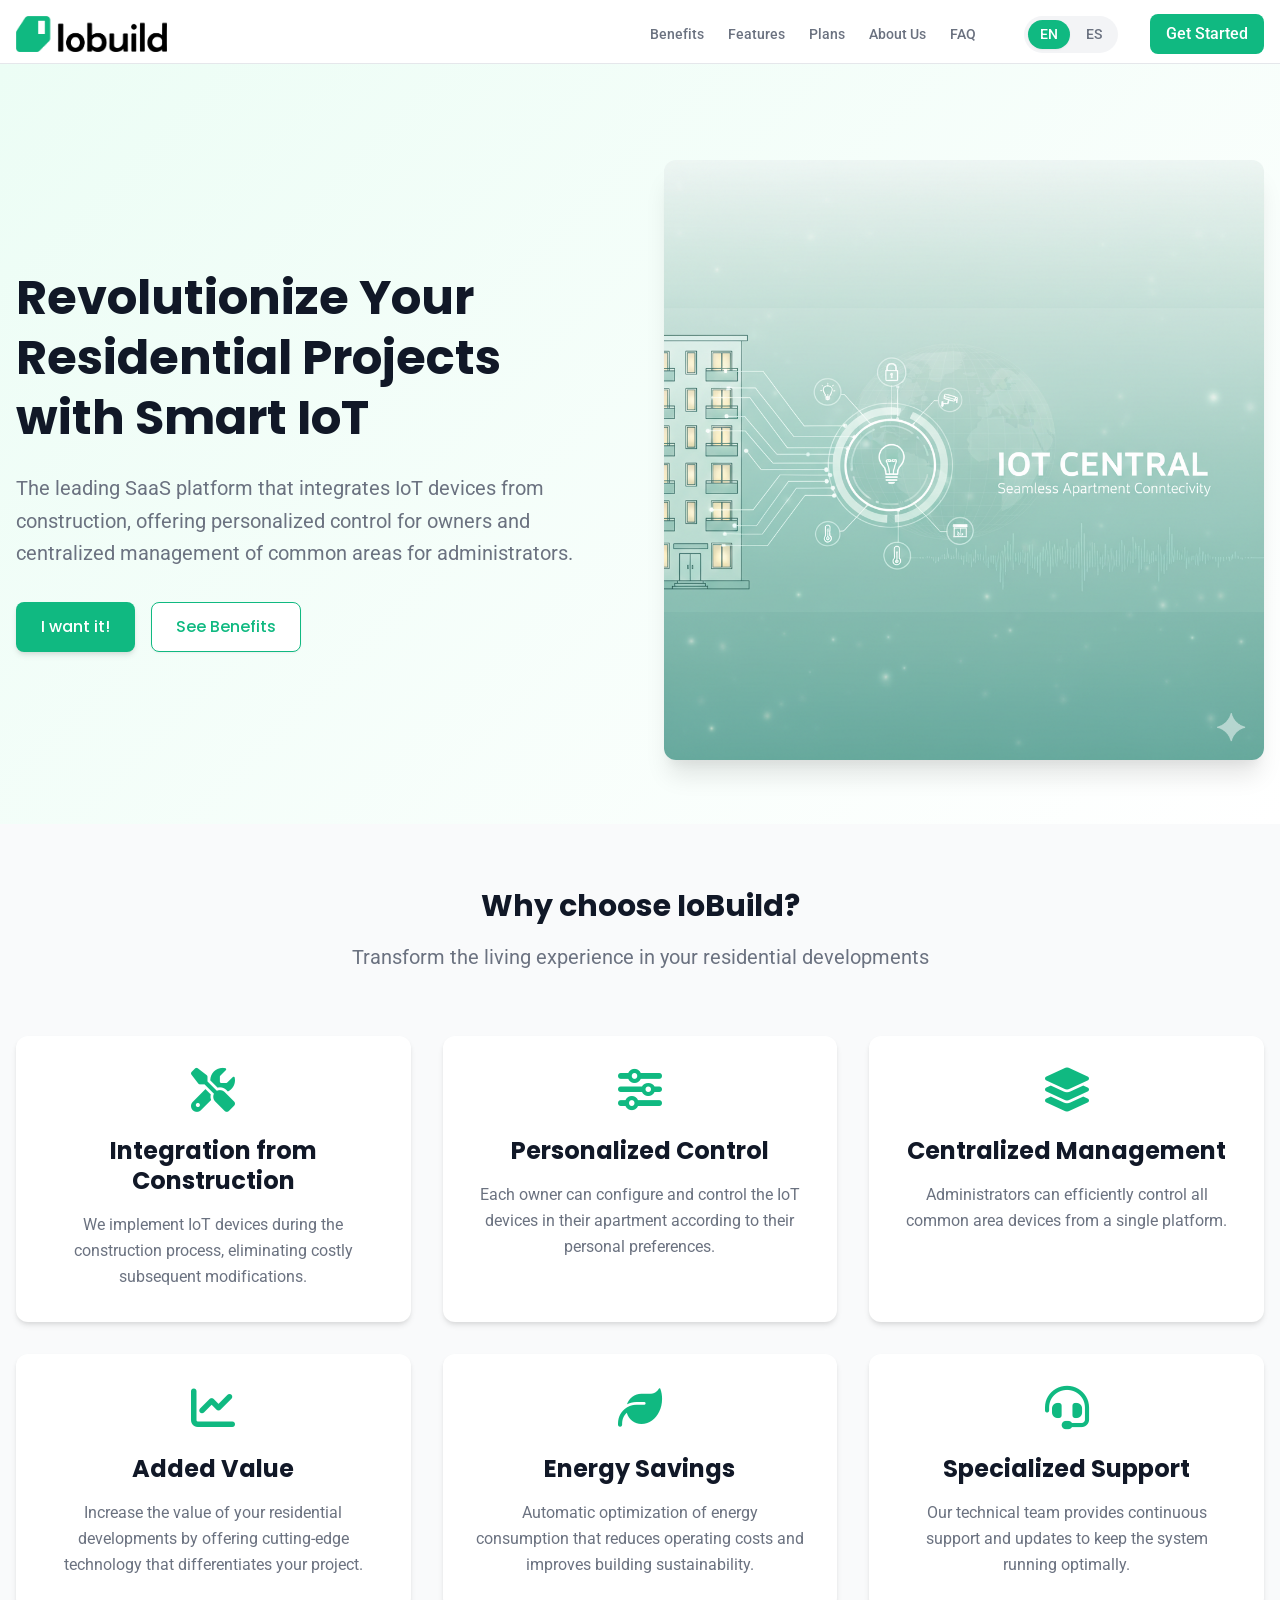
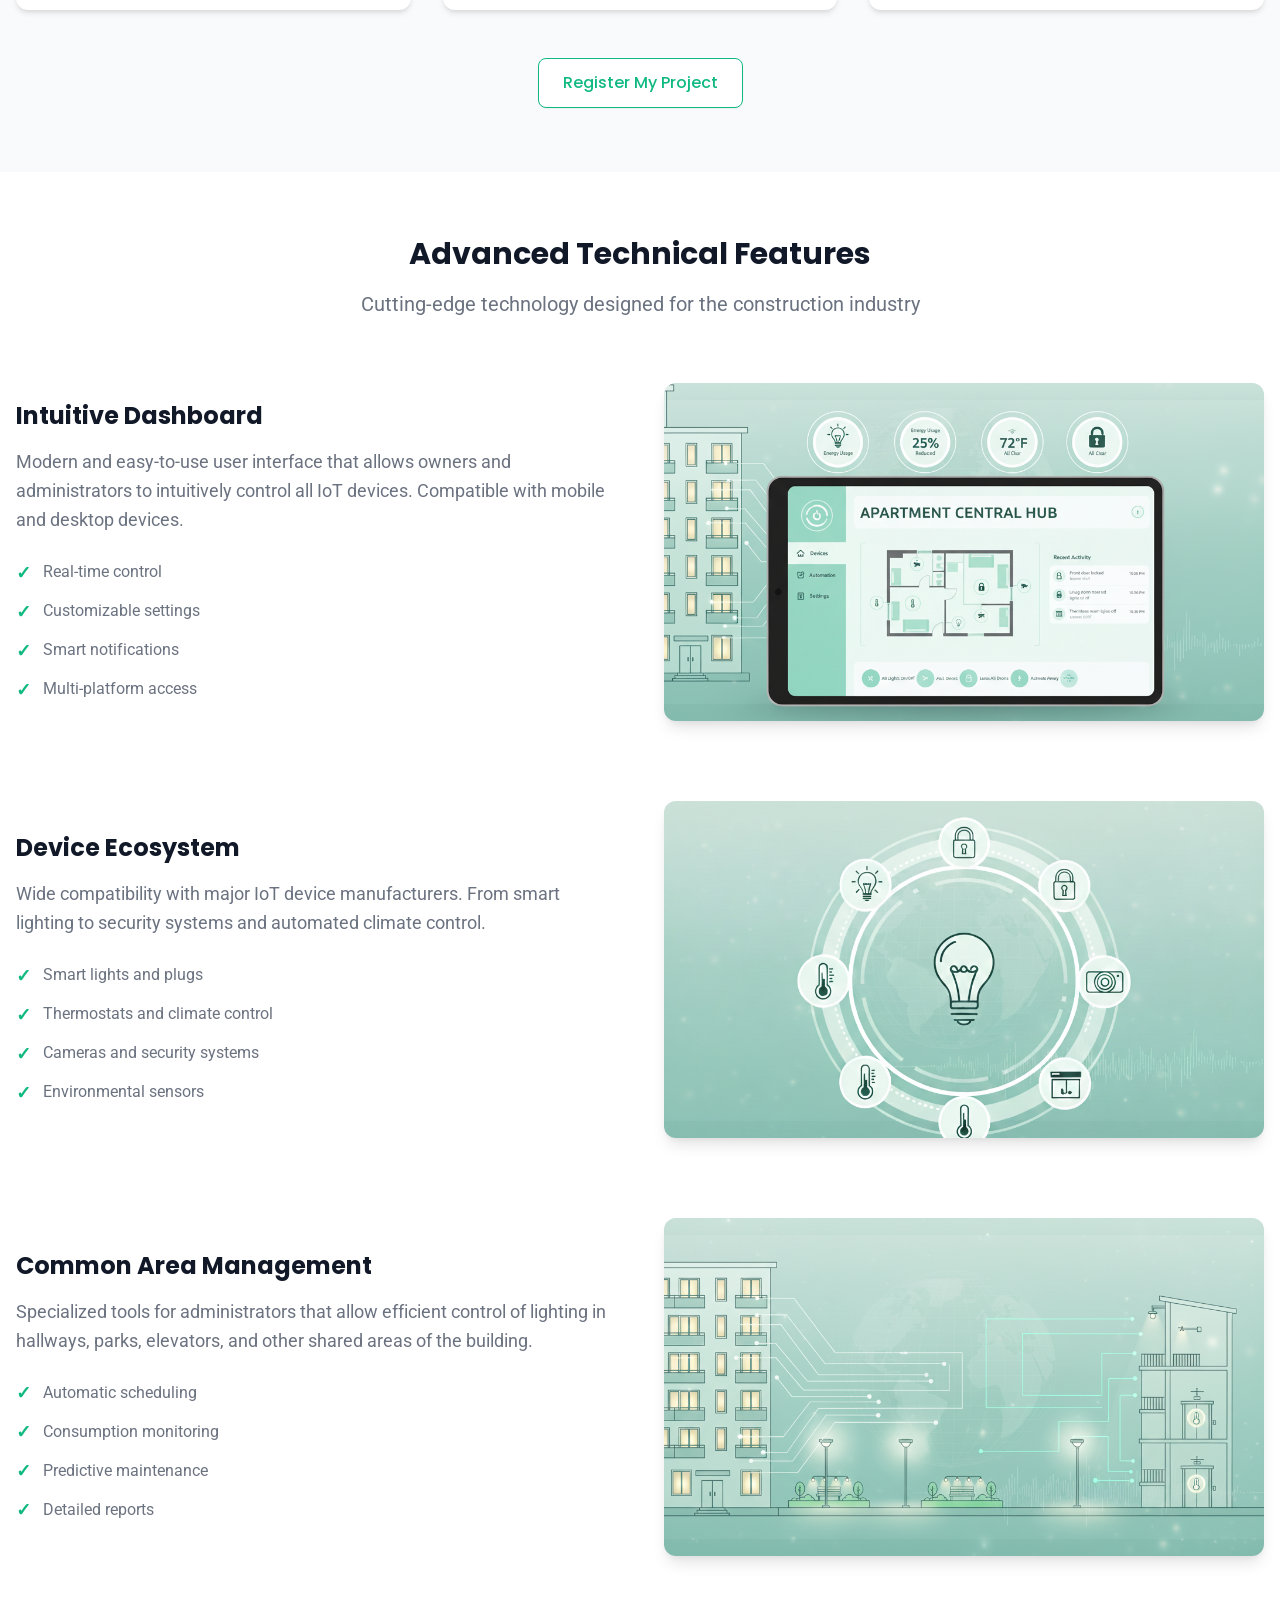
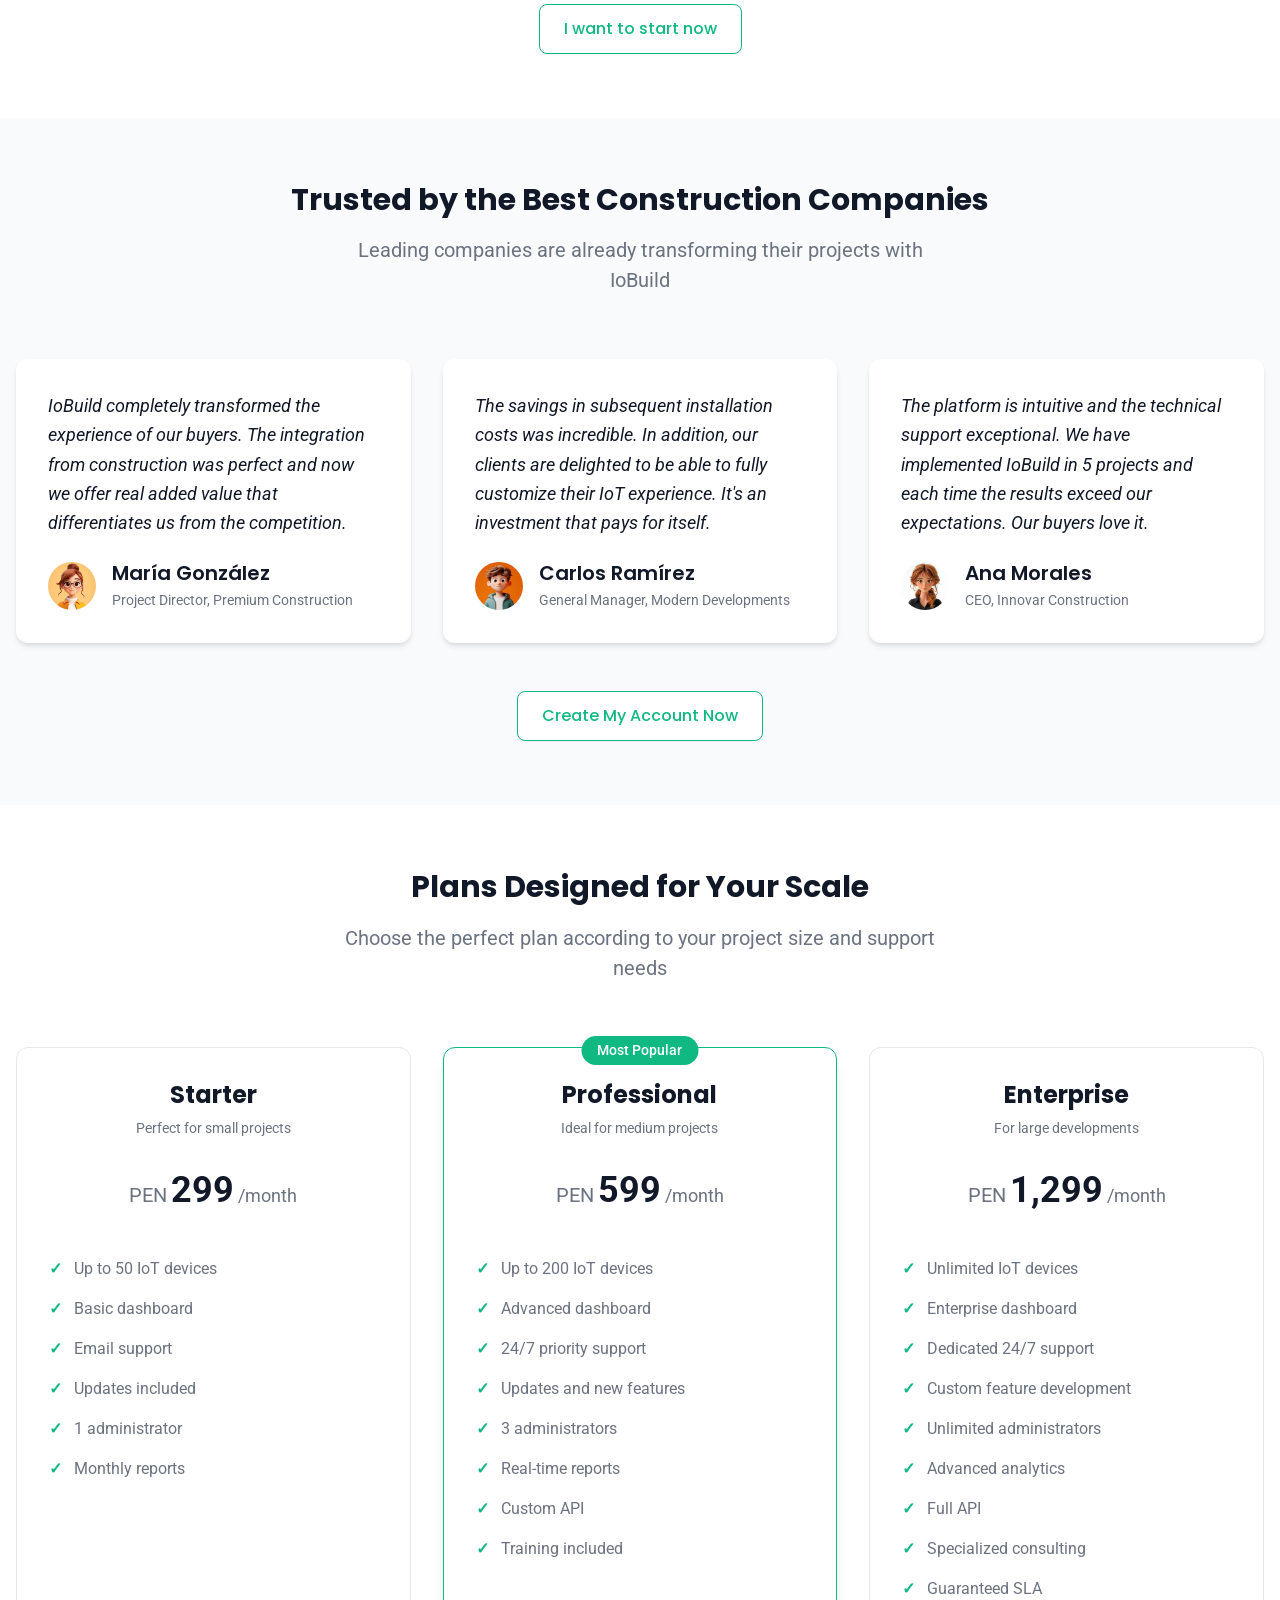
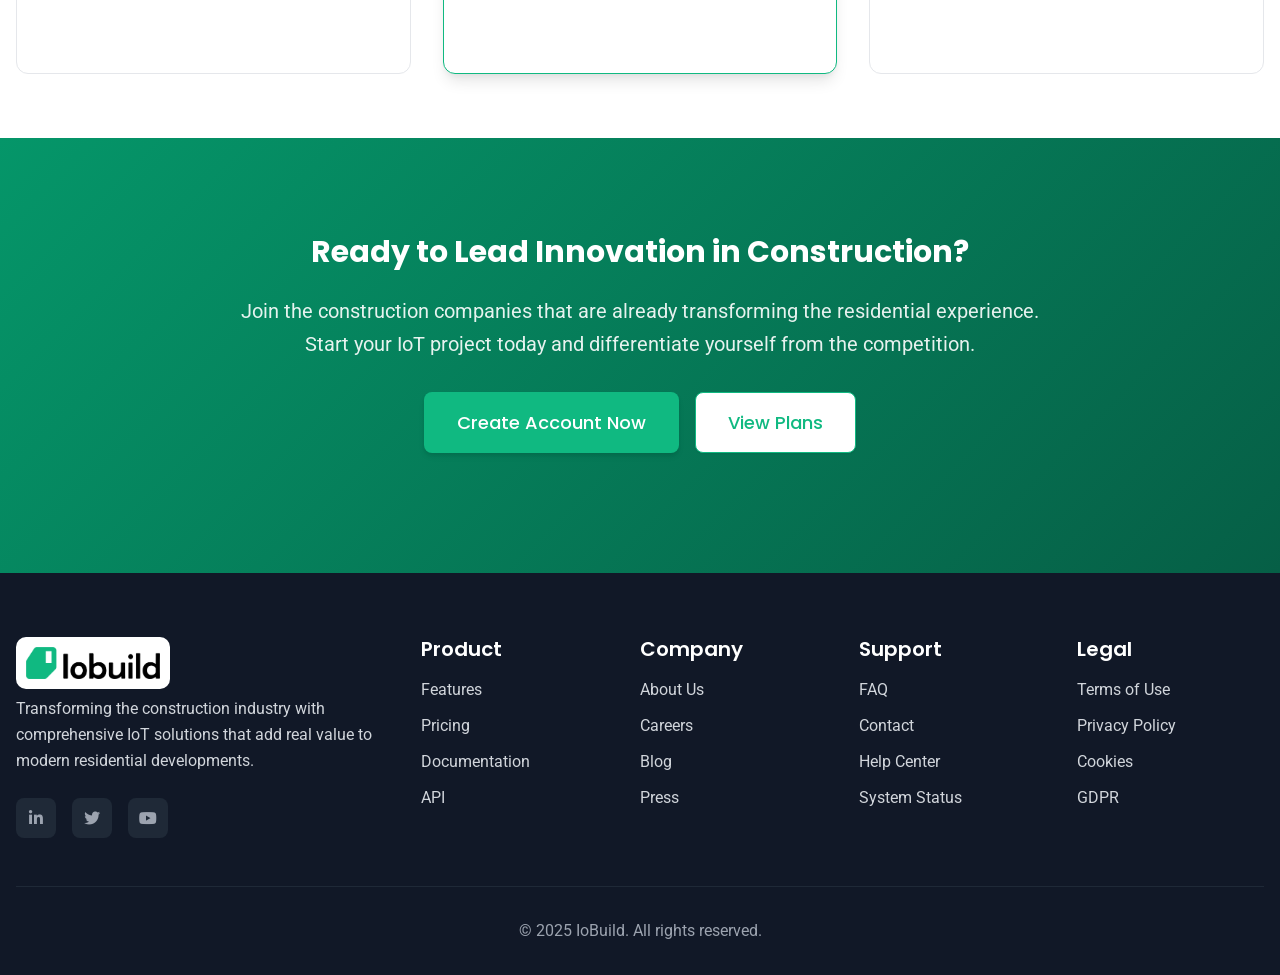
<file: index.html>
<!DOCTYPE html>
<html lang="en">
<head>
    <meta charset="UTF-8">
    <meta name="viewport" content="width=device-width, initial-scale=1.0">
    <title data-translate="title">IoBuild - Comprehensive IoT Solutions for Modern Construction Companies</title>
    <meta name="description" data-translate="meta_description" content="SaaS platform specialized in IoT devices for construction companies. Centralizes control of smart devices in residential buildings, enabling personalized management for owners and common area administration.">
    <meta name="keywords" data-translate="meta_keywords" content="IoT construction, smart building devices, construction SaaS platform, residential automation">
    
    <!-- Open Graph Meta Tags -->
    <meta property="og:title" data-translate="og_title" content="IoBuild - IoT Solutions for Construction Companies">
    <meta property="og:description" data-translate="og_description" content="Transform your residential projects with our comprehensive IoT platform. Centralized control for owners and smart common area management.">
    <meta property="og:image" content="https://example.com/assets/img/og-image.jpg">
    <meta property="og:url" content="https://IoBuild-iot.com">
    <meta property="og:type" content="website">
    
    <!-- Twitter Card Meta Tags -->
    <meta name="twitter:card" content="summary_large_image">
    <meta name="twitter:title" data-translate="twitter_title" content="IoBuild - IoT Solutions for Construction Companies">
    <meta name="twitter:description" data-translate="twitter_description" content="SaaS platform specialized in IoT devices for modern construction companies.">
    <meta name="twitter:image" content="https://example.com/assets/img/twitter-card.jpg">
    
    <!-- Schema.org Structured Data -->
    <script type="application/ld+json">
    {
        "@context": "https://schema.org",
        "@type": "Organization",
        "name": "IoBuild",
        "description": "Plataforma SaaS especializada en dispositivos IoT para constructoras",
        "url": "https://IoBuild-iot.com",
        "logo": "https://IoBuild-iot.com/assets/img/logo.png",
        "sameAs": [
            "https://linkedin.com/company/IoBuild-iot",
            "https://twitter.com/IoBuild_iot"
        ],
        "contactPoint": {
            "@type": "ContactPoint",
            "telephone": "+1-555-0123",
            "contactType": "customer service",
            "availableLanguage": "Spanish"
        }
    }
    </script>
    
    <!-- Google Fonts -->
    <link rel="preconnect" href="https://fonts.googleapis.com">
    <link rel="preconnect" href="https://fonts.gstatic.com" crossorigin>
    <link href="https://fonts.googleapis.com/css2?family=Poppins:wght@300;400;500;600;700&family=Roboto:wght@300;400;500&display=swap" rel="stylesheet">
    <!-- Font Awesome CDN -->
    <link rel="stylesheet" href="https://cdnjs.cloudflare.com/ajax/libs/font-awesome/6.3.0/css/all.min.css">    
    <!-- Stylesheets -->
    <link rel="stylesheet" href="styles/reset.css">
    <link rel="stylesheet" href="styles/styles.css">
</head>
<body>
    <!-- Header Section -->
    <header class="main-header">
        <div class="container">
            <div class="header__content">
                <div class="header__logo">
                    <a href="index.html" class="header__logo-link" aria-label="Ir al inicio" data-translate="go_home">
                        <img src="assets/img/logo.png" alt="IoBuild Logo" class="logo__image">
                    </a>
                </div>
                
                <nav class="main-nav" aria-label="Navegación principal">
                    <ul class="nav__list">
                        <li class="nav__item"><a href="#benefits" class="nav__link" data-translate="nav_benefits">Benefits</a></li>
                        <li class="nav__item"><a href="#features" class="nav__link" data-translate="nav_features">Features</a></li>
                        <li class="nav__item"><a href="#pricing" class="nav__link" data-translate="nav_pricing">Plans</a></li>
                        <li class="nav__item"><a href="about-us.html" class="nav__link" data-translate="nav_about">About Us</a></li>
                        <li class="nav__item"><a href="faq.html" class="nav__link" data-translate="nav_faq">FAQ</a></li>
                    </ul>
                    <div class="language-switcher">
                        <button class="lang-btn" data-lang="en" aria-pressed="true">EN</button>
                        <button class="lang-btn" data-lang="es" aria-pressed="false">ES</button>
                    </div>
                    <a href="https://iobuild-remix.arroz.dev/" class="cta-primary" data-translate="start_now" target="_blank" rel="noopener noreferrer">Get Started</a>
                </nav>
                
                <button class="mobile-menu-toggle" aria-label="Abrir menú de navegación" data-translate="mobile_menu_toggle">
                    <span class="hamburger__line"></span>
                    <span class="hamburger__line"></span>
                    <span class="hamburger__line"></span>
                </button>
            </div>
        </div>
    </header>

    <main class="main-content">
        <!-- Hero Section - For Decisive Visitors -->
        <section class="hero-section">
            <div class="container">
                <div class="hero__content">
                    <div class="hero__text">
                        <h1 class="hero__title" data-translate="hero_title">
                            Revolutionize Your Residential Projects with Smart IoT
                        </h1>
                        <p class="hero__subtitle" data-translate="hero_subtitle">
                            The leading SaaS platform that integrates IoT devices from construction, offering personalized control for owners and centralized management of common areas for administrators.
                        </p>
                        <div class="hero__cta">
                            <a href="https://iobuild-remix.arroz.dev/" class="cta-button cta-button--primary" data-translate="hero_cta_primary" target="_blank" rel="noopener noreferrer">
                                I want it!
                            </a>
                            <a href="#benefits" class="cta-button cta-button--secondary" data-translate="hero_cta_secondary">
                                See Benefits
                            </a>
                        </div>
                    </div>
                    <div class="hero__visual">
                        <img src="assets/img/hero-dashboard.png" alt="Dashboard de control IoT IoBuild" class="hero__image" loading="lazy">
                    </div>
                </div>
            </div>
        </section>

        <!-- Benefits Section - For Emotional Visitors -->
        <section class="benefits-section" id="benefits">
            <div class="container">
                <div class="section__header">
                    <h2 class="section__title" data-translate="benefits_title">Why choose IoBuild?</h2>
                    <p class="section__subtitle" data-translate="benefits_subtitle">
                        Transform the living experience in your residential developments
                    </p>
                </div>
                
                <div class="benefits-grid">
                    <div class="benefit-card">
                        <div class="benefit-card__icon">
                            <i class="fa-solid fa-screwdriver-wrench" aria-hidden="true"></i>
                        </div>
                        <h3 class="benefit-card__title" data-translate="benefit_1_title">Integration from Construction</h3>
                        <p class="benefit-card__description" data-translate="benefit_1_desc">
                            We implement IoT devices during the construction process, eliminating costly subsequent modifications.
                        </p>
                    </div>
                    
                    <div class="benefit-card">
                        <div class="benefit-card__icon">
                            <i class="fa-solid fa-sliders" aria-hidden="true"></i>
                        </div>
                        <h3 class="benefit-card__title" data-translate="benefit_2_title">Personalized Control</h3>
                        <p class="benefit-card__description" data-translate="benefit_2_desc">
                            Each owner can configure and control the IoT devices in their apartment according to their personal preferences.
                        </p>
                    </div>
                    
                    <div class="benefit-card">
                        <div class="benefit-card__icon">
                            <i class="fa-solid fa-layer-group" aria-hidden="true"></i>
                        </div>
                        <h3 class="benefit-card__title" data-translate="centralized_management">Centralized Management</h3>
                        <p class="benefit-card__description" data-translate="centralized_description">
                            Administrators can efficiently control all common area devices from a single platform.
                        </p>
                    </div>
                    
                    <div class="benefit-card">
                        <div class="benefit-card__icon">
                            <i class="fa-solid fa-chart-line" aria-hidden="true"></i>
                        </div>
                        <h3 class="benefit-card__title" data-translate="added_value">Added Value</h3>
                        <p class="benefit-card__description" data-translate="added_value_description">
                            Increase the value of your residential developments by offering cutting-edge technology that differentiates your project.
                        </p>
                    </div>
                    
                    <div class="benefit-card">
                        <div class="benefit-card__icon">
                            <i class="fa-solid fa-leaf" aria-hidden="true"></i>
                        </div>
                        <h3 class="benefit-card__title" data-translate="energy_saving">Energy Savings</h3>
                        <p class="benefit-card__description" data-translate="energy_saving_description">
                            Automatic optimization of energy consumption that reduces operating costs and improves building sustainability.
                        </p>
                    </div>
                    
                    <div class="benefit-card">
                        <div class="benefit-card__icon">
                            <i class="fa-solid fa-headset" aria-hidden="true"></i>
                        </div>
                        <h3 class="benefit-card__title" data-translate="specialized_support">Specialized Support</h3>
                        <p class="benefit-card__description" data-translate="specialized_support_description">
                            Our technical team provides continuous support and updates to keep the system running optimally.
                        </p>
                    </div>
                </div>
                
                <div class="section__cta">
                    <a href="https://iobuild-remix.arroz.dev/" class="cta-button cta-button--secondary" data-translate="register_project" target="_blank" rel="noopener noreferrer">
                        Register My Project
                    </a>
                </div>
            </div>
        </section>

        <!-- Features Section - For Logical Visitors -->
        <section class="features-section" id="features">
            <div class="container">
                <div class="section__header">
                    <h2 class="section__title" data-translate="features_title">Advanced Technical Features</h2>
                    <p class="section__subtitle" data-translate="features_subtitle">
                        Cutting-edge technology designed for the construction industry
                    </p>
                </div>
                
                <div class="features-grid">
                    <div class="feature-item">
                        <div class="feature-item__content">
                            <h3 class="feature-item__title" data-translate="feature_1_title">Intuitive Dashboard</h3>
                            <p class="feature-item__description" data-translate="feature_1_desc">
                                Modern and easy-to-use user interface that allows owners and administrators to intuitively control all IoT devices. Compatible with mobile and desktop devices.
                            </p>
                            <ul class="feature-item__list">
                                <li data-translate="feature_1_item_1">Real-time control</li>
                                <li data-translate="feature_1_item_2">Customizable settings</li>
                                <li data-translate="feature_1_item_3">Smart notifications</li>
                                <li data-translate="feature_1_item_4">Multi-platform access</li>
                            </ul>
                        </div>
                        <div class="feature-item__visual">
                            <img src="assets/img/dashboard-feature.png" alt="Dashboard de control IoT" class="feature-item__image" loading="lazy">
                        </div>
                    </div>
                    
                    <div class="feature-item feature-item--reverse">
                        <div class="feature-item__visual">
                            <img src="assets/img/devices-feature.png" alt="Dispositivos IoT compatibles" class="feature-item__image" loading="lazy">
                        </div>
                        <div class="feature-item__content">
                            <h3 class="feature-item__title" data-translate="feature_2_title">Device Ecosystem</h3>
                            <p class="feature-item__description" data-translate="feature_2_desc">
                                Wide compatibility with major IoT device manufacturers. From smart lighting to security systems and automated climate control.
                            </p>
                            <ul class="feature-item__list">
                                <li data-translate="feature_2_item_1">Smart lights and plugs</li>
                                <li data-translate="feature_2_item_2">Thermostats and climate control</li>
                                <li data-translate="feature_2_item_3">Cameras and security systems</li>
                                <li data-translate="feature_2_item_4">Environmental sensors</li>
                            </ul>
                        </div>
                    </div>
                    
                    <div class="feature-item">
                        <div class="feature-item__content">
                            <h3 class="feature-item__title" data-translate="feature_3_title">Common Area Management</h3>
                            <p class="feature-item__description" data-translate="feature_3_desc">
                                Specialized tools for administrators that allow efficient control of lighting in hallways, parks, elevators, and other shared areas of the building.
                            </p>
                            <ul class="feature-item__list">
                                <li data-translate="feature_3_item_1">Automatic scheduling</li>
                                <li data-translate="feature_3_item_2">Consumption monitoring</li>
                                <li data-translate="feature_3_item_3">Predictive maintenance</li>
                                <li data-translate="feature_3_item_4">Detailed reports</li>
                            </ul>
                        </div>
                        <div class="feature-item__visual">
                            <img src="assets/img/common-areas-feature.png" alt="Gestión de áreas comunes" class="feature-item__image" loading="lazy">
                        </div>
                    </div>
                </div>
                
                <div class="section__cta">
                    <a href="https://iobuild-remix.arroz.dev/" class="cta-button cta-button--secondary" data-translate="features_cta" target="_blank" rel="noopener noreferrer">
                        I want to start now
                    </a>
                </div>
            </div>
        </section>

        <!-- Social Proof Section -->
        <section class="social-proof-section">
            <div class="container">
                <div class="section__header">
                    <h2 class="section__title" data-translate="social_proof_title">Trusted by the Best Construction Companies</h2>
                    <p class="section__subtitle" data-translate="social_proof_subtitle">
                        Leading companies are already transforming their projects with IoBuild
                    </p>
                </div>
                
                <div class="testimonials-grid">
                    <div class="testimonial-card">
                        <div class="testimonial-card__content">
                            <p class="testimonial-card__quote" data-translate="testimonial_1">
                                "IoBuild completely transformed the experience of our buyers. The integration from construction was perfect and now we offer real added value that differentiates us from the competition."
                            </p>
                        </div>
                        <div class="testimonial-card__author">
                            <img src="assets/img/testimonial-1.jpg" alt="María González" class="testimonial-card__avatar" loading="lazy">
                            <div class="testimonial-card__info">
                                <h4 class="testimonial-card__name" data-translate="testimonial_1_author">María González</h4>
                                <p class="testimonial-card__role" data-translate="testimonial_1_role">Directora de Proyectos, Constructora Premium</p>
                            </div>
                        </div>
                    </div>
                    
                    <div class="testimonial-card">
                        <div class="testimonial-card__content">
                            <p class="testimonial-card__quote" data-translate="testimonial_2">
                                "The savings in subsequent installation costs was incredible. In addition, our clients are delighted to be able to fully customize their IoT experience. It's an investment that pays for itself."
                            </p>
                        </div>
                        <div class="testimonial-card__author">
                            <img src="assets/img/testimonial-2.jpg" alt="Carlos Ramírez" class="testimonial-card__avatar" loading="lazy">
                            <div class="testimonial-card__info">
                                <h4 class="testimonial-card__name" data-translate="testimonial_2_author">Carlos Ramírez</h4>
                                <p class="testimonial-card__role" data-translate="testimonial_2_role">Gerente General, Desarrollos Modernos</p>
                            </div>
                        </div>
                    </div>
                    
                    <div class="testimonial-card">
                        <div class="testimonial-card__content">
                            <p class="testimonial-card__quote" data-translate="testimonial_3">
                                "The platform is intuitive and the technical support exceptional. We have implemented IoBuild in 5 projects and each time the results exceed our expectations. Our buyers love it."
                            </p>
                        </div>
                        <div class="testimonial-card__author">
                            <img src="assets/img/testimonial-3.jpg" alt="Ana Morales" class="testimonial-card__avatar" loading="lazy">
                            <div class="testimonial-card__info">
                                <h4 class="testimonial-card__name" data-translate="testimonial_3_author">Ana Morales</h4>
                                <p class="testimonial-card__role" data-translate="testimonial_3_role">CEO, Innovar Construcciones</p>
                            </div>
                        </div>
                    </div>
                </div>
                
                <div class="section__cta">
                    <a href="https://iobuild-remix.arroz.dev/" class="cta-button cta-button--secondary" data-translate="create_account" target="_blank" rel="noopener noreferrer">
                        Create My Account Now
                    </a>
                </div>
            </div>
        </section>

        <!-- Pricing Section -->
        <section class="pricing-section" id="pricing">
            <div class="container">
                <div class="section__header">
                    <h2 class="section__title" data-translate="pricing_title">Plans Designed for Your Scale</h2>
                    <p class="section__subtitle" data-translate="pricing_subtitle">
                        Choose the perfect plan according to your project size and support needs
                    </p>
                </div>
                
                <div class="pricing-grid">
                    <div class="pricing-card">
                        <div class="pricing-card__header">
                            <h3 class="pricing-card__title" data-translate="starter_plan">Starter</h3>
                            <p class="pricing-card__subtitle" data-translate="starter_subtitle">Perfect for small projects</p>
                            <div class="pricing-card__price">
                                <span class="pricing-card__currency">PEN</span>
                                <span class="pricing-card__amount">299</span>
                                <span class="pricing-card__period" data-translate="pricing_period">/month</span>
                            </div>
                        </div>
                        <div class="pricing-card__content">
                            <ul class="pricing-card__features">
                                <li data-translate="starter_feature_1">Up to 50 IoT devices</li>
                                <li data-translate="starter_feature_2">Basic dashboard</li>
                                <li data-translate="starter_feature_3">Email support</li>
                                <li data-translate="starter_feature_4">Updates included</li>
                                <li data-translate="starter_feature_5">1 administrator</li>
                                <li data-translate="starter_feature_6">Monthly reports</li>
                            </ul>
                        </div>
                        
                    </div>
                    
                    <div class="pricing-card pricing-card--featured">
                        <div class="pricing-card__badge" data-translate="most_popular">Most Popular</div>
                        <div class="pricing-card__header">
                            <h3 class="pricing-card__title" data-translate="professional_plan">Professional</h3>
                            <p class="pricing-card__subtitle" data-translate="professional_subtitle">Ideal for medium projects</p>
                            <div class="pricing-card__price">
                                <span class="pricing-card__currency">PEN</span>
                                <span class="pricing-card__amount">599</span>
                                <span class="pricing-card__period" data-translate="pricing_period">/month</span>
                            </div>
                        </div>
                        <div class="pricing-card__content">
                            <ul class="pricing-card__features">
                                <li data-translate="professional_feature_1">Up to 200 IoT devices</li>
                                <li data-translate="professional_feature_2">Advanced dashboard</li>
                                <li data-translate="professional_feature_3">24/7 priority support</li>
                                <li data-translate="professional_feature_4">Updates and new features</li>
                                <li data-translate="professional_feature_5">3 administrators</li>
                                <li data-translate="professional_feature_6">Real-time reports</li>
                                <li data-translate="professional_feature_7">Custom API</li>
                                <li data-translate="professional_feature_8">Training included</li>
                            </ul>
                        </div>
                        
                    </div>
                    
                    <div class="pricing-card">
                        <div class="pricing-card__header">
                            <h3 class="pricing-card__title" data-translate="enterprise_plan">Enterprise</h3>
                            <p class="pricing-card__subtitle" data-translate="enterprise_subtitle">For large developments</p>
                            <div class="pricing-card__price">
                                <span class="pricing-card__currency">PEN</span>
                                <span class="pricing-card__amount">1,299</span>
                                <span class="pricing-card__period" data-translate="pricing_period">/month</span>
                            </div>
                        </div>
                        <div class="pricing-card__content">
                            <ul class="pricing-card__features">
                                <li data-translate="enterprise_feature_1">Unlimited IoT devices</li>
                                <li data-translate="enterprise_feature_2">Enterprise dashboard</li>
                                <li data-translate="enterprise_feature_3">Dedicated 24/7 support</li>
                                <li data-translate="enterprise_feature_4">Custom feature development</li>
                                <li data-translate="enterprise_feature_5">Unlimited administrators</li>
                                <li data-translate="enterprise_feature_6">Advanced analytics</li>
                                <li data-translate="enterprise_feature_7">Full API</li>
                                <li data-translate="enterprise_feature_8">Specialized consulting</li>
                                <li data-translate="enterprise_feature_9">Guaranteed SLA</li>
                            </ul>
                        </div>
                        
                    </div>
                </div>
            </div>
        </section>

        <!-- Final CTA Section -->
        <section class="final-cta-section">
            <div class="container">
                <div class="final-cta__content">
                    <h2 class="final-cta__title" data-translate="final_cta_title">
                        Ready to Lead Innovation in Construction?
                    </h2>
                    <p class="final-cta__subtitle" data-translate="final_cta_subtitle">
                        Join the construction companies that are already transforming the residential experience. Start your IoT project today and differentiate yourself from the competition.
                    </p>
                    <div class="final-cta__buttons">
                        <a href="https://iobuild-remix.arroz.dev/" class="cta-button cta-button--primary cta-button--large" data-translate="final_cta_primary" target="_blank" rel="noopener noreferrer">
                            Create Account Now
                        </a>
                        <a href="#pricing" class="cta-button cta-button--secondary cta-button--large" data-translate="final_cta_secondary">
                            View Plans
                        </a>
                    </div>
                    
                </div>
            </div>
        </section>
    </main>

    <!-- Footer -->
    <footer class="main-footer">
        <div class="container">
            <div class="footer__content">
                <div class="footer__section footer__section--brand">
                    <div class="footer__logo">
                        <img src="assets/img/logo.png" alt="IoBuild Logo" class="footer__logo-image">
                    </div>
                    <p class="footer__description" data-translate="footer_description">
                        Transforming the construction industry with comprehensive IoT solutions that add real value to modern residential developments.
                    </p>
                    <div class="footer__social">
                        <a href="#" class="footer__social-link" aria-label="LinkedIn">
                            <i class="fa-brands fa-linkedin-in" aria-hidden="true"></i>
                        </a>
                        <a href="#" class="footer__social-link" aria-label="Twitter">
                            <i class="fa-brands fa-twitter" aria-hidden="true"></i>
                        </a>
                        <a href="#" class="footer__social-link" aria-label="YouTube">
                            <i class="fa-brands fa-youtube" aria-hidden="true"></i>
                        </a>
                    </div>
                </div>
                
                <div class="footer__section">
                    <h4 class="footer__section-title" data-translate="footer_product">Product</h4>
                    <ul class="footer__links">
                        <li><a href="#features" class="footer__link" data-translate="footer_features">Features</a></li>
                        <li><a href="#pricing" class="footer__link" data-translate="footer_pricing">Pricing</a></li>
                        <li><a href="#" class="footer__link" data-translate="footer_docs">Documentation</a></li>
                        <li><a href="#" class="footer__link" data-translate="footer_api">API</a></li>
                    </ul>
                </div>
                
                <div class="footer__section">
                    <h4 class="footer__section-title" data-translate="footer_company">Company</h4>
                    <ul class="footer__links">
                        <li><a href="about-us.html" class="footer__link" data-translate="footer_about">About Us</a></li>
                        <li><a href="#" class="footer__link" data-translate="footer_careers">Careers</a></li>
                        <li><a href="#" class="footer__link" data-translate="footer_blog">Blog</a></li>
                        <li><a href="#" class="footer__link" data-translate="footer_press">Press</a></li>
                    </ul>
                </div>
                
                <div class="footer__section">
                    <h4 class="footer__section-title" data-translate="footer_support">Support</h4>
                    <ul class="footer__links">
                        <li><a href="faq.html" class="footer__link" data-translate="footer_faq">FAQ</a></li>
                        <li><a href="#" class="footer__link" data-translate="footer_contact">Contact</a></li>
                        <li><a href="#" class="footer__link" data-translate="footer_help">Help Center</a></li>
                        <li><a href="#" class="footer__link" data-translate="footer_status">System Status</a></li>
                    </ul>
                </div>
                
                <div class="footer__section">
                    <h4 class="footer__section-title" data-translate="footer_legal">Legal</h4>
                    <ul class="footer__links">
                        <li><a href="#" class="footer__link" data-translate="footer_terms">Terms of Use</a></li>
                        <li><a href="#" class="footer__link" data-translate="footer_privacy">Privacy Policy</a></li>
                        <li><a href="#" class="footer__link" data-translate="footer_cookies">Cookies</a></li>
                        <li><a href="#" class="footer__link" data-translate="footer_gdpr">GDPR</a></li>
                    </ul>
                </div>
            </div>
            
            <div class="footer__bottom">
                <p class="footer__copyright" data-translate="footer_copyright">
                    © 2025 IoBuild. All rights reserved.
                </p>
            </div>
        </div>
    </footer>

    <!-- Scripts -->
    <script src="scripts/script.js"></script>
</body>
</html>
</file>
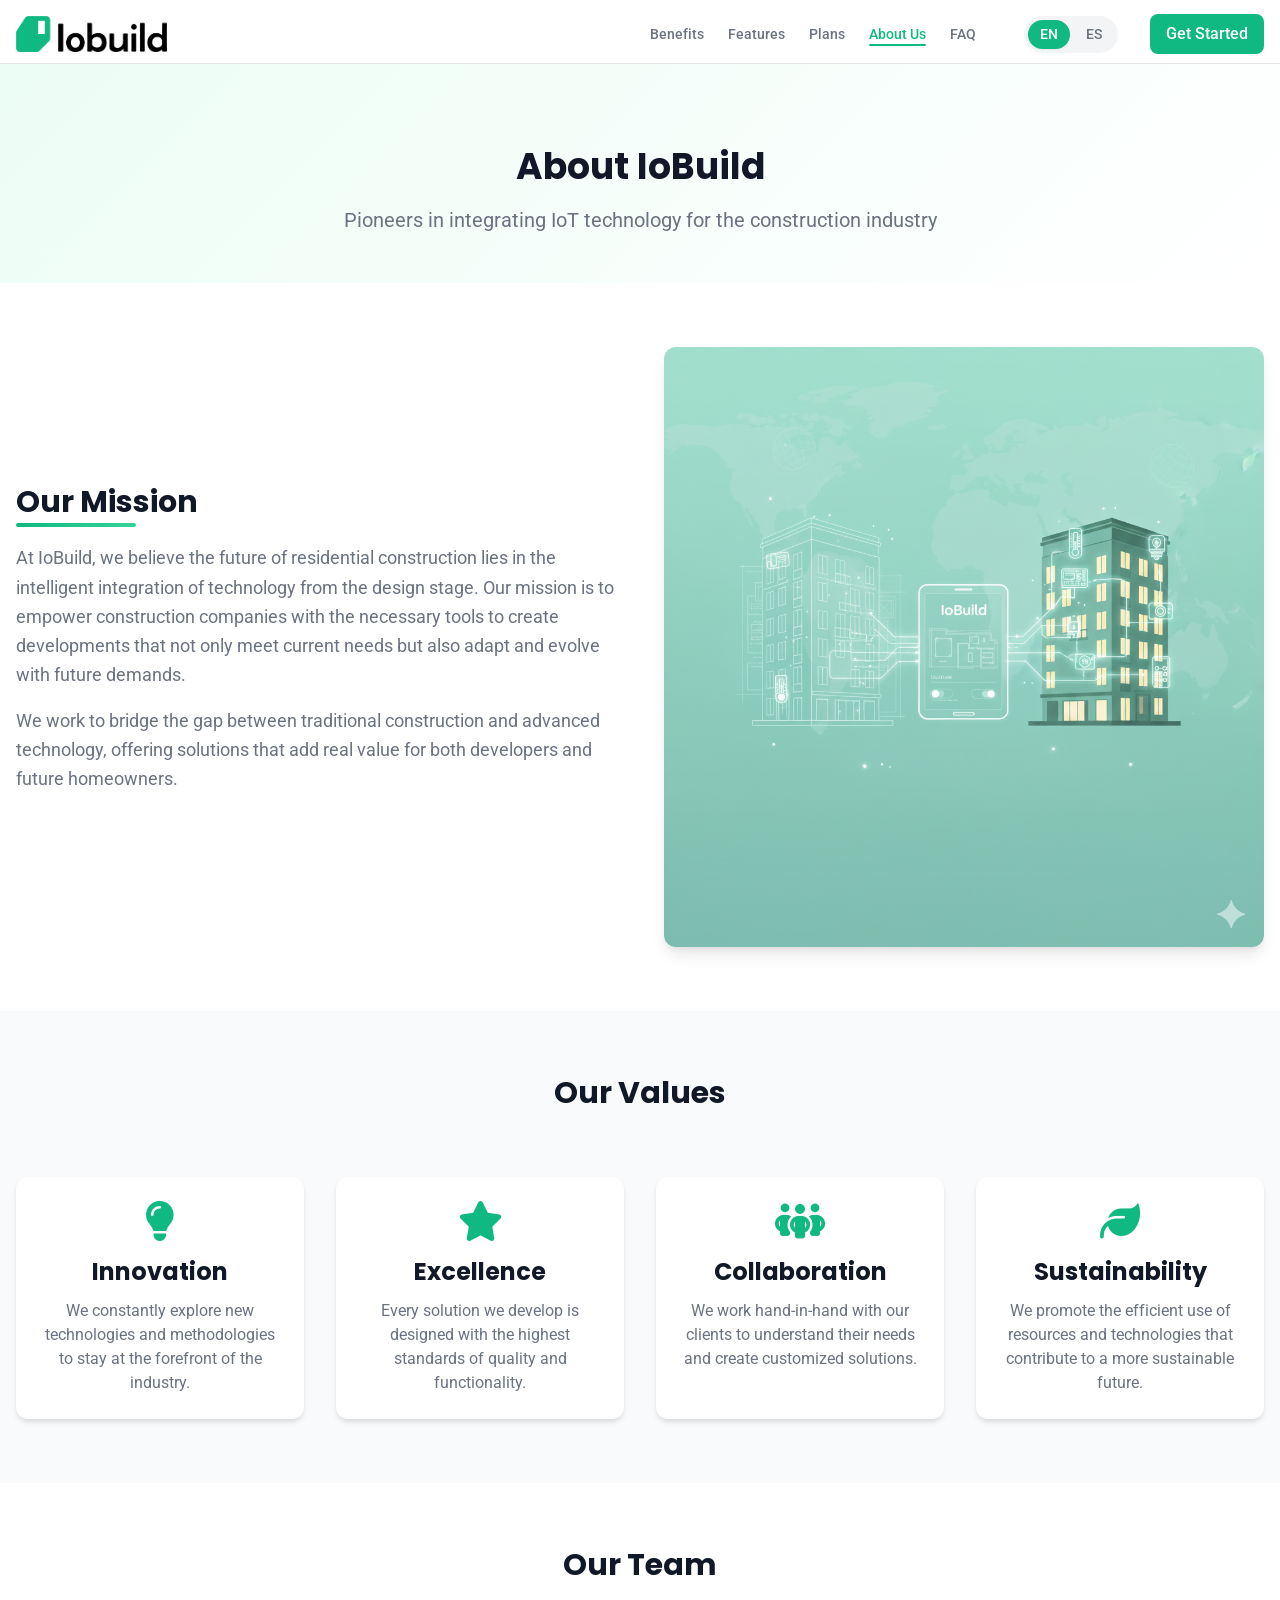
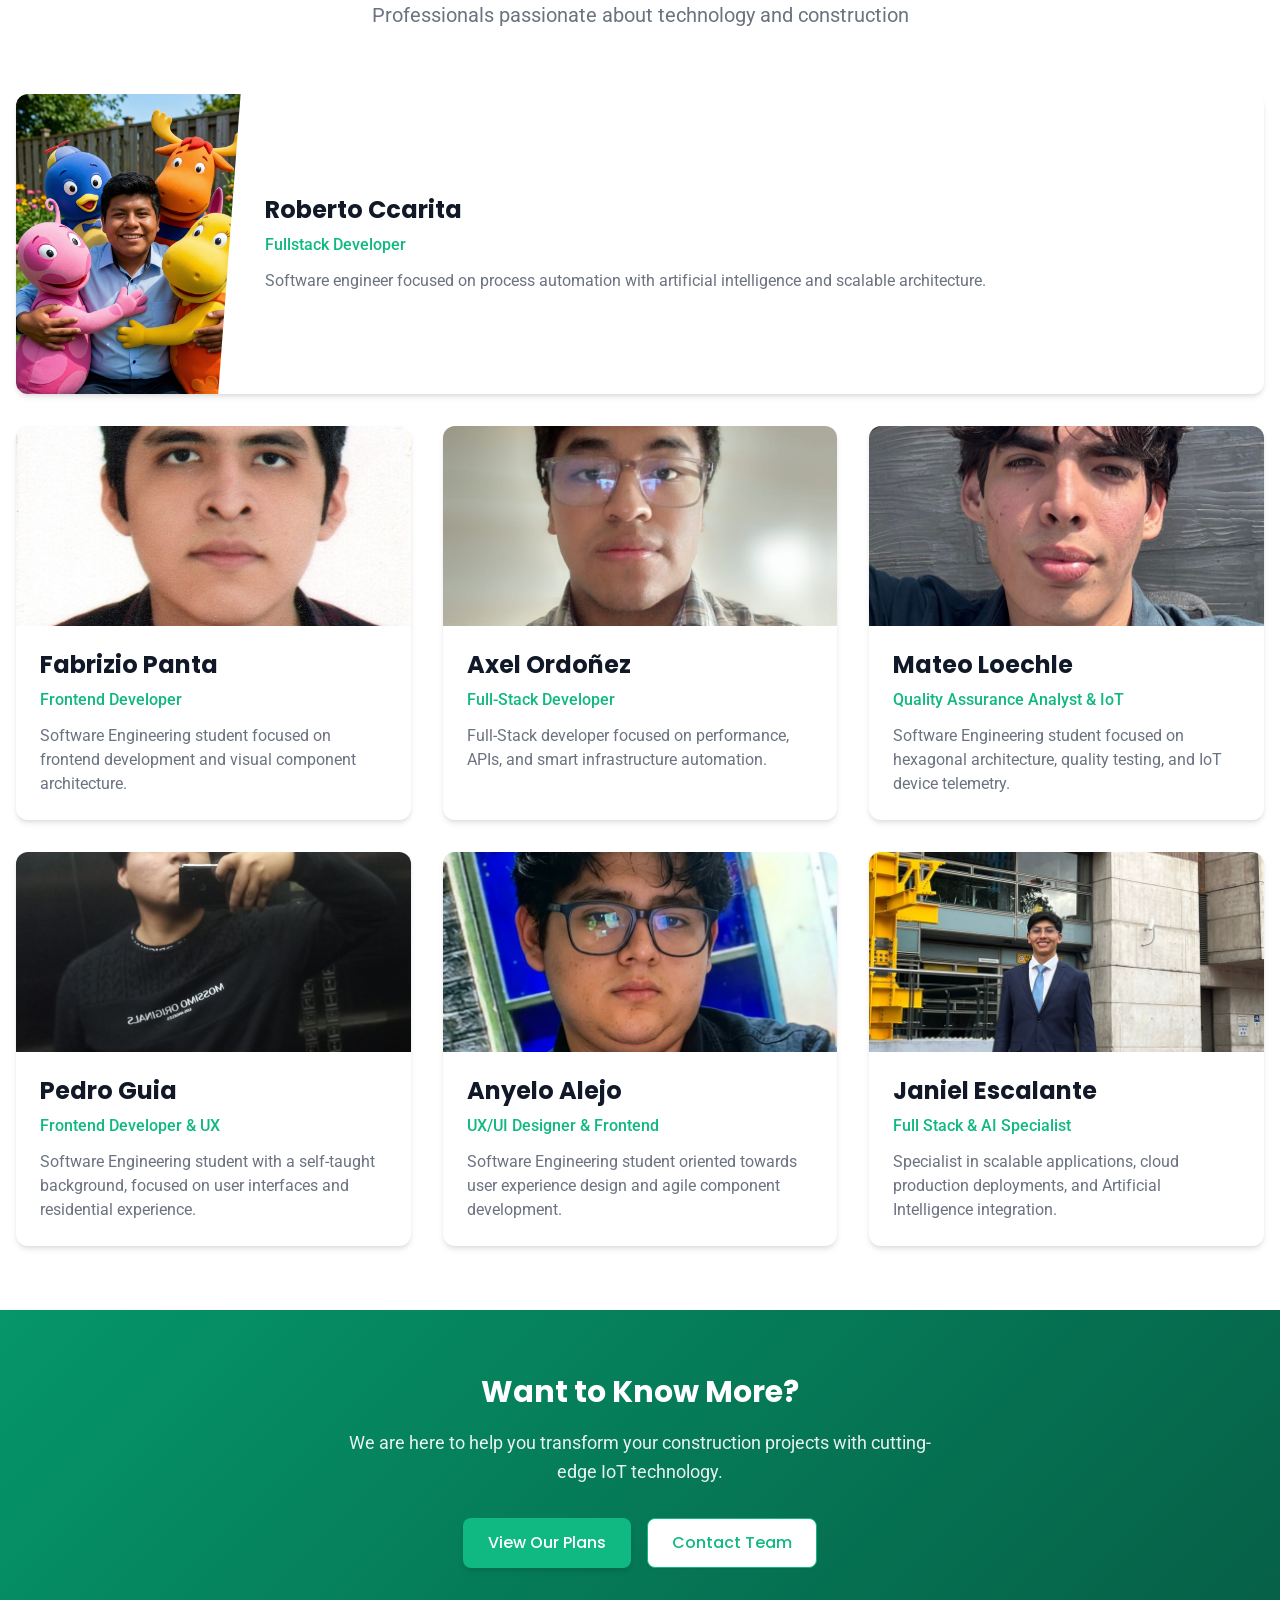
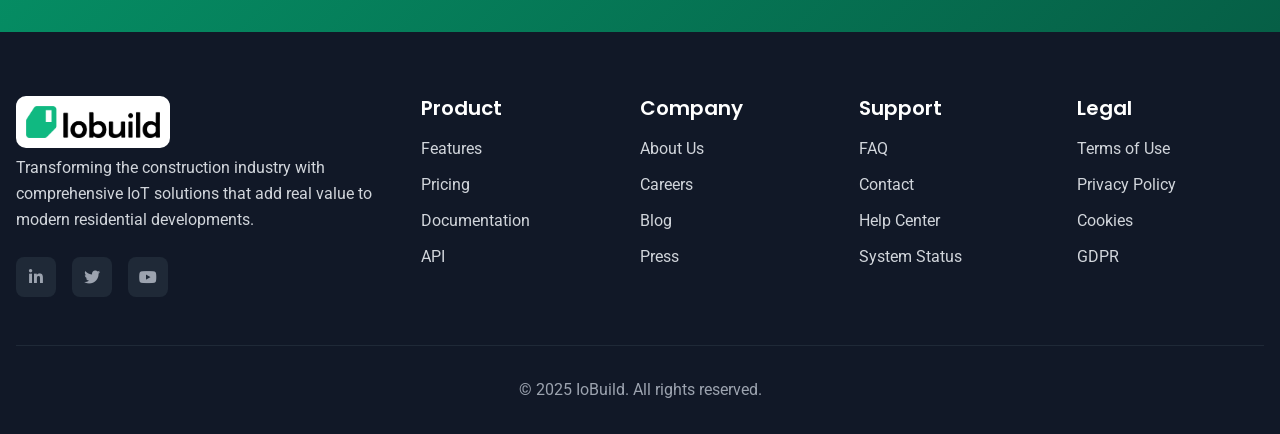
<file: about-us.html>
<!DOCTYPE html>
<html lang="en">
<head>
    <meta charset="UTF-8">
    <meta name="viewport" content="width=device-width, initial-scale=1.0">
    <title data-translate="title">About Us - IoBuild</title>
    <meta name="description" data-translate="meta_description" content="Meet the team behind IoBuild and our mission to revolutionize the construction industry with advanced IoT technology.">
    
    <!-- Google Fonts -->
    <link rel="preconnect" href="https://fonts.googleapis.com">
    <link rel="preconnect" href="https://fonts.gstatic.com" crossorigin>
    <link href="https://fonts.googleapis.com/css2?family=Poppins:wght@300;400;500;600;700&family=Roboto:wght@300;400;500&display=swap" rel="stylesheet">
    <!-- Font Awesome CDN -->
    <link rel="stylesheet" href="https://cdnjs.cloudflare.com/ajax/libs/font-awesome/6.3.0/css/all.min.css">    
    <!-- Stylesheets -->
    <link rel="stylesheet" href="styles/reset.css">
    <link rel="stylesheet" href="styles/styles.css">
</head>
<body>
    <!-- Header Section -->
    <header class="main-header">
        <div class="container">
            <div class="header__content">
                <div class="header__logo">
                    <a href="index.html" class="header__logo-link" aria-label="Go to home" data-translate="go_home">
                        <img src="assets/img/logo.png" alt="IoBuild Logo" class="logo__image">
                    </a>
                </div>
                
                <nav class="main-nav" aria-label="Navegación principal">
                    <ul class="nav__list">
                        <li class="nav__item"><a href="index.html#benefits" class="nav__link" data-translate="nav_benefits">Benefits</a></li>
                        <li class="nav__item"><a href="index.html#features" class="nav__link" data-translate="nav_features">Features</a></li>
                        <li class="nav__item"><a href="index.html#pricing" class="nav__link" data-translate="nav_pricing">Plans</a></li>
                        <li class="nav__item"><a href="about-us.html" class="nav__link nav__link--active" data-translate="nav_about">About Us</a></li>
                        <li class="nav__item"><a href="faq.html" class="nav__link" data-translate="nav_faq">FAQ</a></li>
                    </ul>
                    <div class="language-switcher">
                        <button class="lang-btn" data-lang="en" aria-pressed="true">EN</button>
                        <button class="lang-btn" data-lang="es" aria-pressed="false">ES</button>
                    </div>
                    <a href="https://iobuild-remix.arroz.dev/" class="cta-primary" data-translate="start_now" target="_blank" rel="noopener noreferrer">Get Started</a>
                </nav>
                
                <button class="mobile-menu-toggle" aria-label="Open navigation menu" data-translate="mobile_menu_toggle">
                    <span class="hamburger__line"></span>
                    <span class="hamburger__line"></span>
                    <span class="hamburger__line"></span>
                </button>
            </div>
        </div>
    </header>

    <main class="main-content">
        <!-- Page Header -->
        <section class="page-header">
            <div class="container">
                <div class="page-header__content">
                    <h1 class="page-header__title" data-translate="about_title">About IoBuild</h1>
                    <p class="page-header__subtitle" data-translate="about_subtitle">
                        Pioneers in integrating IoT technology for the construction industry
                    </p>
                </div>
            </div>
        </section>

        <!-- Mission Section -->
        <section class="mission-section">
            <div class="container">
                <div class="mission__content">
                    <div class="mission__text">
                        <h2 class="mission__title" data-translate="mission_title">Our Mission</h2>
                        <p data-translate="mission_p1">
                            At IoBuild, we believe the future of residential construction lies in the 
                            intelligent integration of technology from the design stage. Our mission 
                            is to empower construction companies with the necessary tools to create 
                            developments that not only meet current needs but also adapt and evolve 
                            with future demands.
                        </p>
                        <p data-translate="mission_p2">
                            We work to bridge the gap between traditional construction and advanced 
                            technology, offering solutions that add real value for both developers 
                            and future homeowners.
                        </p>
                    </div>
                    <div class="mission__visual">
                        <img src="assets/img/mission-image.png" alt="Equipo IoBuild trabajando" class="mission__image" loading="lazy">
                    </div>
                </div>
            </div>
        </section>

        <!-- Values Section -->
        <section class="values-section">
            <div class="container">
                <div class="section__header">
                    <h2 class="section__title" data-translate="values_title">Our Values</h2>
                </div>
                <div class="values-grid">
                    <div class="value-card">
                        <div class="value-card__icon">
                            <i class="fa-solid fa-lightbulb" aria-hidden="true"></i>
                        </div>
                        <h3 class="value-card__title" data-translate="value_1_title">Innovation</h3>
                        <p class="value-card__description" data-translate="value_1_desc">
                            We constantly explore new technologies and methodologies to stay at the 
                            forefront of the industry.
                        </p>
                    </div>
                    
                    <div class="value-card">
                        <div class="value-card__icon">
                            <i class="fa-solid fa-star" aria-hidden="true"></i>
                        </div>
                        <h3 class="value-card__title" data-translate="value_2_title">Excellence</h3>
                        <p class="value-card__description" data-translate="value_2_desc">
                            Every solution we develop is designed with the highest standards of 
                            quality and functionality.
                        </p>
                    </div>
                    
                    <div class="value-card">
                        <div class="value-card__icon">
                            <i class="fa-solid fa-people-group" aria-hidden="true"></i>
                        </div>
                        <h3 class="value-card__title" data-translate="value_3_title">Collaboration</h3>
                        <p class="value-card__description" data-translate="value_3_desc">
                            We work hand-in-hand with our clients to understand their needs and 
                            create customized solutions.
                        </p>
                    </div>
                    
                    <div class="value-card">
                        <div class="value-card__icon">
                            <i class="fa-solid fa-leaf" aria-hidden="true"></i>
                        </div>
                        <h3 class="value-card__title" data-translate="value_4_title">Sustainability</h3>
                        <p class="value-card__description" data-translate="value_4_desc">
                            We promote the efficient use of resources and technologies that contribute 
                            to a more sustainable future.
                        </p>
                    </div>
                </div>
            </div>
        </section>

        <!-- Team Section -->
        <section class="team-section">
            <div class="container">
                <div class="section__header">
                    <h2 class="section__title" data-translate="team_title">Our Team</h2>
                    <p class="section__subtitle" data-translate="team_subtitle">
                        Professionals passionate about technology and construction
                    </p>
                </div>
                <div class="team-grid team-grid--leader">
                    <!-- Member 1 -->
                    <div class="team-card team-card--leader">
                        <div class="team-card__media-split">
                            <div class="team-card__image team-card__image--diagonal">
                                <img src="assets/img/goat.png" alt="Roberto Ccarita, Fullstack Developer" loading="lazy">
                            </div>
                            <div class="team-card__content team-card__content--leader">
                                <h3 class="team-card__name" data-translate="member_1_name">Roberto Ccarita</h3>
                                <p class="team-card__role" data-translate="member_1_role">Landing Page Developer</p>
                                <p class="team-card__description" data-translate="member_1_desc">
                                    Software engineer focused on process automation with artificial intelligence and scalable architecture.
                                </p>
                            </div>
                        </div>
                    </div>
                    <!-- Member 2 -->
                    <div class="team-card">
                        <div class="team-card__image">
                            <img src="assets/img/member-2.jpg" alt="Fabrizio Panta, Frontend Developer" loading="lazy">
                        </div>
                        <div class="team-card__content">
                            <h3 class="team-card__name" data-translate="member_2_name">Fabrizio Panta</h3>
                            <p class="team-card__role" data-translate="member_2_role">Frontend Developer</p>
                            <p class="team-card__description" data-translate="member_2_desc">
                                Software Engineering student focused on frontend development and visual component architecture.
                            </p>
                        </div>
                    </div>
                    <!-- Member 3 -->
                    <div class="team-card">
                        <div class="team-card__image">
                            <img src="assets/img/member-3.jpg" alt="Axel Ordoñez, Full-Stack Developer" loading="lazy">
                        </div>
                        <div class="team-card__content">
                            <h3 class="team-card__name" data-translate="member_3_name">Axel Ordoñez</h3>
                            <p class="team-card__role" data-translate="member_3_role">Full-Stack Developer</p>
                            <p class="team-card__description" data-translate="member_3_desc">
                                Full-Stack developer focused on performance, APIs, and smart infrastructure automation.
                            </p>
                        </div>
                    </div>
                    <!-- Member 4 -->
                    <div class="team-card">
                        <div class="team-card__image">
                            <img src="assets/img/mateo.jpg" alt="Mateo Loechle, Quality Assurance Analyst & IoT" loading="lazy">
                        </div>
                        <div class="team-card__content">
                            <h3 class="team-card__name" data-translate="member_4_name">Mateo Loechle</h3>
                            <p class="team-card__role" data-translate="member_4_role">Quality Assurance Analyst & IoT</p>
                            <p class="team-card__description" data-translate="member_4_desc">
                                Software Engineering student focused on hexagonal architecture, quality testing, and IoT device telemetry.
                            </p>
                        </div>
                    </div>
                    <!-- Member 5 -->
                    <div class="team-card">
                        <div class="team-card__image">
                            <img src="assets/img/pedro.jpeg" alt="Pedro Guia, Frontend Developer & UX" loading="lazy">
                        </div>
                        <div class="team-card__content">
                            <h3 class="team-card__name" data-translate="member_5_name">Pedro Guia</h3>
                            <p class="team-card__role" data-translate="member_5_role">Frontend Developer & UX</p>
                            <p class="team-card__description" data-translate="member_5_desc">
                                Software Engineering student with a self-taught background, focused on user interfaces and residential experience.
                            </p>
                        </div>
                    </div>
                    <!-- Member 6 -->
                    <div class="team-card">
                        <div class="team-card__image">
                            <img src="assets/img/anyelo.jpg" alt="Anyelo Alejo, UX/UI Designer & Frontend" loading="lazy">
                        </div>
                        <div class="team-card__content">
                            <h3 class="team-card__name" data-translate="member_6_name">Anyelo Alejo</h3>
                            <p class="team-card__role" data-translate="member_6_role">UX/UI Designer & Frontend</p>
                            <p class="team-card__description" data-translate="member_6_desc">
                                Software Engineering student oriented towards user experience design and agile component development.
                            </p>
                        </div>
                    </div>
                    <!-- Member 7 -->
                    <div class="team-card">
                        <div class="team-card__image">
                            <img src="assets/img/janiel.jpeg" alt="Janiel Escalante, Full Stack & AI Specialist" loading="lazy">
                        </div>
                        <div class="team-card__content">
                            <h3 class="team-card__name" data-translate="member_7_name">Janiel Escalante</h3>
                            <p class="team-card__role" data-translate="member_7_role">Full Stack & AI Specialist</p>
                            <p class="team-card__description" data-translate="member_7_desc">
                                Specialist in scalable applications, cloud production deployments, and Artificial Intelligence integration.
                            </p>
                        </div>
                    </div>
                </div>
            </div>
        </section>

        <!-- Contact CTA Section -->
        <section class="contact-cta-section">
            <div class="container">
                <div class="contact-cta__content">
                    <h2 class="contact-cta__title" data-translate="about_cta_title">Want to Know More?</h2>
                    <p class="contact-cta__subtitle" data-translate="about_cta_subtitle">
                        We are here to help you transform your construction projects 
                        with cutting-edge IoT technology.
                    </p>
                    <div class="contact-cta__buttons">
                        <a href="index.html#pricing" class="cta-button cta-button--primary" data-translate="about_cta_primary">
                            View Our Plans
                        </a>
                        <a href="https://iobuild-remix.arroz.dev/" class="cta-button cta-button--secondary" data-translate="about_cta_secondary" target="_blank" rel="noopener noreferrer">
                            Contact Team
                        </a>
                    </div>
                </div>
            </div>
        </section>
    </main>

    <!-- Footer -->
    <footer class="main-footer">
        <div class="container">
            <div class="footer__content">
                <div class="footer__section footer__section--brand">
                    <div class="footer__logo">
                        <img src="assets/img/logo.png" alt="IoBuild Logo" class="footer__logo-image">
                        
                    </div>
                    <p class="footer__description" data-translate="footer_description">
                        Transforming the construction industry with comprehensive IoT solutions that add real value to modern residential developments.
                    </p>
                    <div class="footer__social">
                        <a href="#" class="footer__social-link" aria-label="LinkedIn">
                            <i class="fa-brands fa-linkedin-in" aria-hidden="true"></i>
                        </a>
                        <a href="#" class="footer__social-link" aria-label="Twitter">
                            <i class="fa-brands fa-twitter" aria-hidden="true"></i>
                        </a>
                        <a href="#" class="footer__social-link" aria-label="YouTube">
                            <i class="fa-brands fa-youtube" aria-hidden="true"></i>
                        </a>
                    </div>
                </div>
                
                <div class="footer__section">
                    <h4 class="footer__section-title" data-translate="footer_product">Product</h4>
                    <ul class="footer__links">
                        <li><a href="index.html#features" class="footer__link" data-translate="footer_features">Features</a></li>
                        <li><a href="index.html#pricing" class="footer__link" data-translate="footer_pricing">Pricing</a></li>
                        <li><a href="#" class="footer__link" data-translate="footer_docs">Documentation</a></li>
                        <li><a href="#" class="footer__link" data-translate="footer_api">API</a></li>
                    </ul>
                </div>
                
                <div class="footer__section">
                    <h4 class="footer__section-title" data-translate="footer_company">Company</h4>
                    <ul class="footer__links">
                        <li><a href="about-us.html" class="footer__link" data-translate="footer_about">About Us</a></li>
                        <li><a href="#" class="footer__link" data-translate="footer_careers">Careers</a></li>
                        <li><a href="#" class="footer__link" data-translate="footer_blog">Blog</a></li>
                        <li><a href="#" class="footer__link" data-translate="footer_press">Press</a></li>
                    </ul>
                </div>
                
                <div class="footer__section">
                    <h4 class="footer__section-title" data-translate="footer_support">Support</h4>
                    <ul class="footer__links">
                        <li><a href="faq.html" class="footer__link" data-translate="footer_faq">FAQ</a></li>
                        <li><a href="#" class="footer__link" data-translate="footer_contact">Contact</a></li>
                        <li><a href="#" class="footer__link" data-translate="footer_help">Help Center</a></li>
                        <li><a href="#" class="footer__link" data-translate="footer_status">System Status</a></li>
                    </ul>
                </div>
                
                <div class="footer__section">
                    <h4 class="footer__section-title" data-translate="footer_legal">Legal</h4>
                    <ul class="footer__links">
                        <li><a href="#" class="footer__link" data-translate="footer_terms">Terms of Use</a></li>
                        <li><a href="#" class="footer__link" data-translate="footer_privacy">Privacy Policy</a></li>
                        <li><a href="#" class="footer__link" data-translate="footer_cookies">Cookies</a></li>
                        <li><a href="#" class="footer__link" data-translate="footer_gdpr">GDPR</a></li>
                    </ul>
                </div>
            </div>
            
            <div class="footer__bottom">
                <p class="footer__copyright" data-translate="footer_copyright">
                    © 2025 IoBuild. All rights reserved.
                </p>
            </div>
        </div>
    </footer>

    <!-- Scripts -->
    <script src="scripts/script.js"></script>
</body>
</html>
</file>
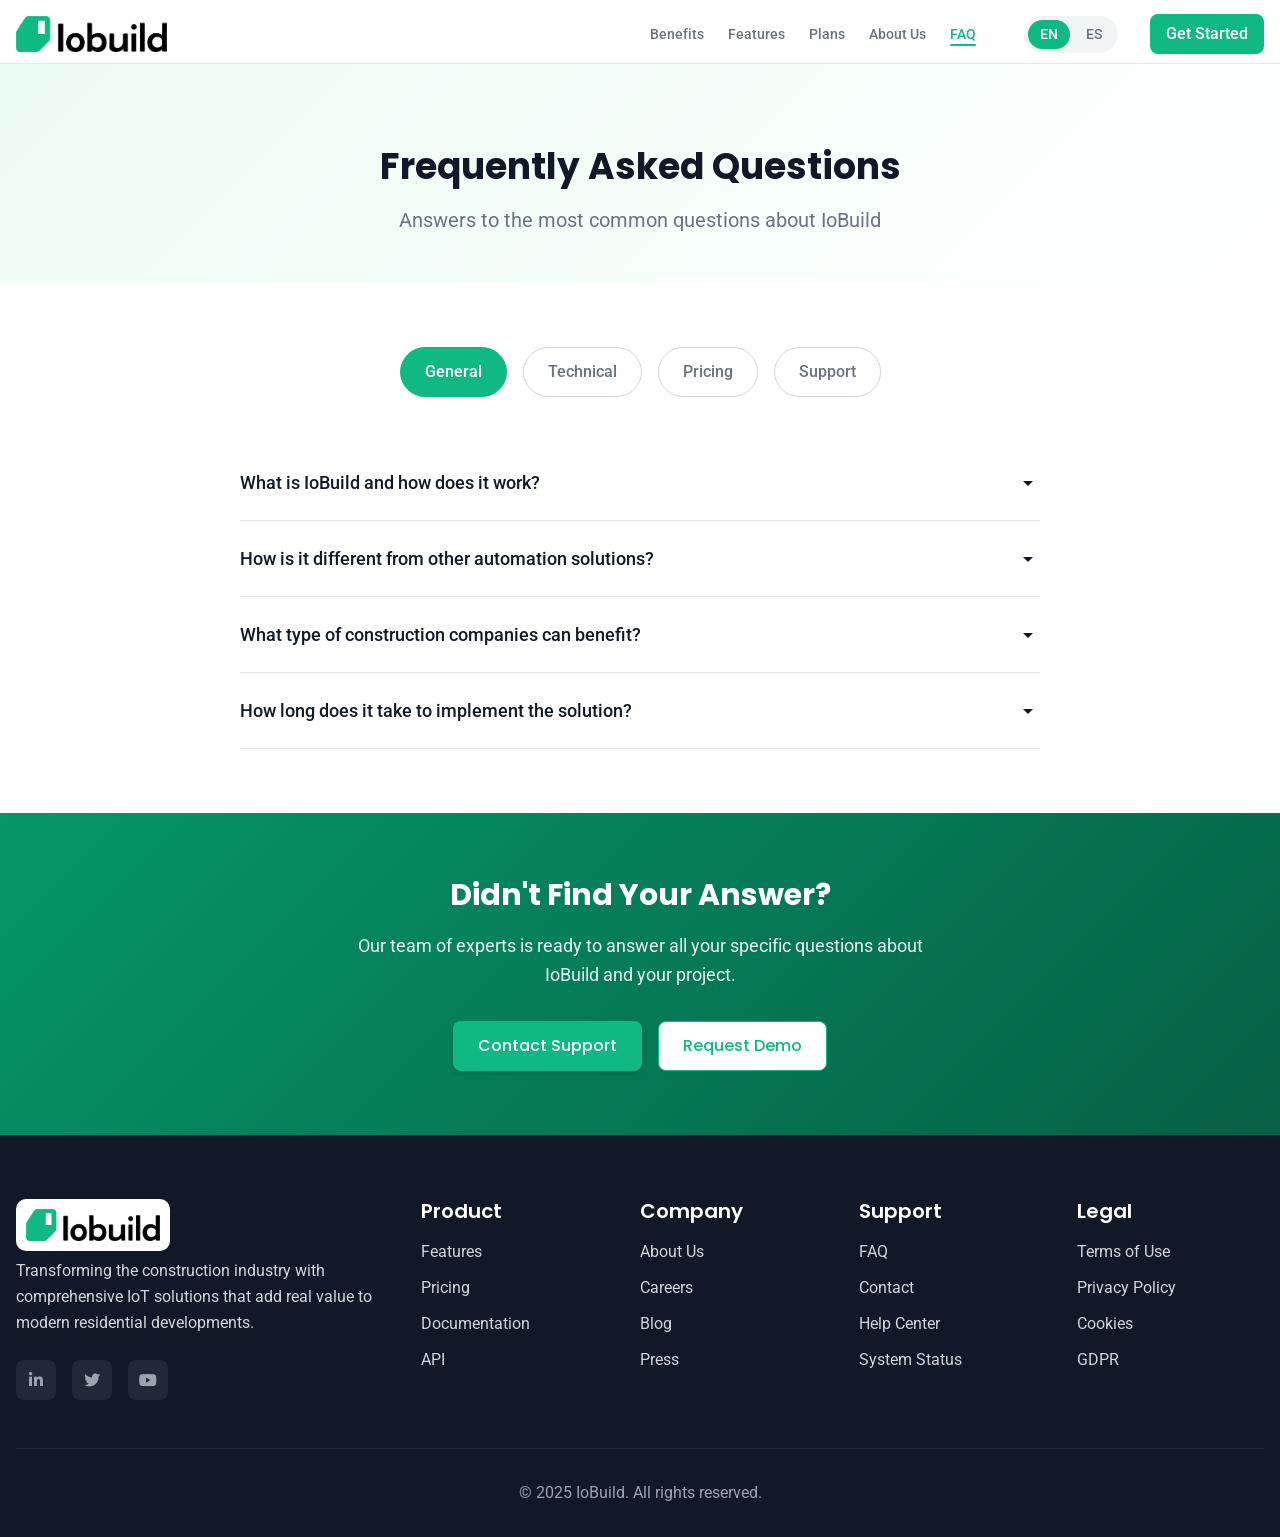
<file: faq.html>
<!DOCTYPE html>
<html lang="en">
<head>
    <meta charset="UTF-8">
    <meta name="viewport" content="width=device-width, initial-scale=1.0">
    <title data-translate="title">FAQ - Frequently Asked Questions - IoBuild</title>
    <meta name="description" data-translate="meta_description" content="Find answers to the most frequently asked questions about IoBuild, our SaaS platform for IoT devices in construction.">

    <!-- Google Fonts -->
    <link rel="preconnect" href="https://fonts.googleapis.com">
    <link rel="preconnect" href="https://fonts.gstatic.com" crossorigin>
    <link href="https://fonts.googleapis.com/css2?family=Poppins:wght@300;400;500;600;700&family=Roboto:wght@300;400;500&display=swap" rel="stylesheet">
    <!-- Font Awesome CDN -->
    <link rel="stylesheet" href="https://cdnjs.cloudflare.com/ajax/libs/font-awesome/6.3.0/css/all.min.css">
    <!-- Stylesheets -->
    <link rel="stylesheet" href="styles/reset.css">
    <link rel="stylesheet" href="styles/styles.css">
</head>
<body>
<!-- Header Section -->
<header class="main-header">
    <div class="container">
        <div class="header__content">
            <div class="header__logo">
                <a href="index.html" class="header__logo-link" aria-label="Go to home" data-translate="go_home">
                    <img src="assets/img/logo.png" alt="IoBuild Logo" class="logo__image">
                </a>
            </div>

            <nav class="main-nav" aria-label="Navegación principal">
                <ul class="nav__list">
                    <li class="nav__item"><a href="index.html#benefits" class="nav__link" data-translate="nav_benefits">Benefits</a></li>
                    <li class="nav__item"><a href="index.html#features" class="nav__link" data-translate="nav_features">Features</a></li>
                    <li class="nav__item"><a href="index.html#pricing" class="nav__link" data-translate="nav_pricing">Plans</a></li>
                    <li class="nav__item"><a href="about-us.html" class="nav__link" data-translate="nav_about">About Us</a></li>
                    <li class="nav__item"><a href="faq.html" class="nav__link nav__link--active" data-translate="nav_faq">FAQ</a></li>
                </ul>
                <div class="language-switcher">
                    <button class="lang-btn" data-lang="en" aria-pressed="true">EN</button>
                    <button class="lang-btn" data-lang="es" aria-pressed="false">ES</button>
                </div>
                <a href="https://iobuild-remix.arroz.dev/" class="cta-primary" data-translate="start_now" target="_blank" rel="noopener noreferrer">Get Started</a>
            </nav>

            <button class="mobile-menu-toggle" aria-label="Open navigation menu" data-translate="mobile_menu_toggle">
                <span class="hamburger__line"></span>
                <span class="hamburger__line"></span>
                <span class="hamburger__line"></span>
            </button>
        </div>
    </div>
</header>

<main class="main-content">
    <!-- Page Header -->
    <section class="page-header">
        <div class="container">
            <div class="page-header__content">
                <h1 class="page-header__title" data-translate="faq_title">Frequently Asked Questions</h1>
                <p class="page-header__subtitle" data-translate="faq_subtitle">
                    Answers to the most common questions about IoBuild
                </p>
            </div>
        </div>
    </section>

    <!-- FAQ Section -->
    <section class="faq-section">
        <div class="container">
            <div class="faq-categories">
                <button class="faq-category-btn faq-category-btn--active" data-category="general" data-translate="faq_cat_general">General</button>
                <button class="faq-category-btn" data-category="technical" data-translate="faq_cat_technical">Technical</button>
                <button class="faq-category-btn" data-category="pricing" data-translate="faq_cat_pricing">Pricing</button>
                <button class="faq-category-btn" data-category="support" data-translate="faq_cat_support">Support</button>
            </div>
            <!-- General FAQ -->
            <div class="faq-group faq-group--active" data-category="general">
                <div class="faq-item">
                    <button class="faq-question" aria-expanded="false">
                        <span data-translate="faq_q_1_1">What is IoBuild and how does it work?</span>
                        <svg class="faq-icon" viewBox="0 0 24 24">
                            <path d="M7 10l5 5 5-5z"/>
                        </svg>
                    </button>
                    <div class="faq-answer">
                        <p data-translate="faq_a_1_1">IoBuild is a specialized SaaS platform that allows for the integration of IoT devices directly during the construction process of residential buildings. It works by centralizing the control of all smart devices on a single platform, where each owner can customize their apartment's settings and administrators can manage common areas.</p>
                    </div>
                </div>

                <div class="faq-item">
                    <button class="faq-question" aria-expanded="false">
                        <span data-translate="faq_q_1_2">How is it different from other automation solutions?</span>
                        <svg class="faq-icon" viewBox="0 0 24 24">
                            <path d="M7 10l5 5 5-5z"/>
                        </svg>
                    </button>
                    <div class="faq-answer">
                        <p data-translate="faq_a_1_2">Unlike traditional solutions that are installed after construction, IoBuild is integrated from the planning and construction process. This eliminates costly subsequent modifications, ensures a clean and professional installation, and allows for an architectural design that incorporates technology from the start.</p>
                    </div>
                </div>

                <div class="faq-item">
                    <button class="faq-question" aria-expanded="false">
                        <span data-translate="faq_q_1_3">What type of construction companies can benefit?</span>
                        <svg class="faq-icon" viewBox="0 0 24 24">
                            <path d="M7 10l5 5 5-5z"/>
                        </svg>
                    </button>
                    <div class="faq-answer">
                        <p data-translate="faq_a_1_3">Our solution is designed for construction companies of all sizes that develop residential projects. From boutique condominium developers to large construction companies managing multiple projects simultaneously. It especially benefits those looking to differentiate themselves in the market by offering technological added value.</p>
                    </div>
                </div>

                <div class="faq-item">
                    <button class="faq-question" aria-expanded="false">
                        <span data-translate="faq_q_1_4">How long does it take to implement the solution?</span>
                        <svg class="faq-icon" viewBox="0 0 24 24">
                            <path d="M7 10l5 5 5-5z"/>
                        </svg>
                    </button>
                    <div class="faq-answer">
                        <p data-translate="faq_a_1_4">A typical implementation takes between 15-30 days from contract signing. This includes technical planning, platform configuration, device installation during construction, system testing, and team training. The exact time depends on the size and complexity of the project.</p>
                    </div>
                </div>
            </div>

            <!-- Technical FAQ -->
            <div class="faq-group" data-category="technical">
                <div class="faq-item">
                    <button class="faq-question" aria-expanded="false">
                        <span data-translate="faq_q_2_1">What IoT devices are compatible?</span>
                        <svg class="faq-icon" viewBox="0 0 24 24">
                            <path d="M7 10l5 5 5-5z"/>
                        </svg>
                    </button>
                    <div class="faq-answer">
                        <p data-translate="faq_a_2_1">We support a wide range of devices including: smart lighting (Philips Hue, LIFX), thermostats (Nest, Ecobee), smart plugs and switches, security cameras, motion and environmental sensors, smart locks, and automated irrigation systems. We work with major standards like Zigbee, Z-Wave, WiFi, and Thread.</p>
                    </div>
                </div>

                <div class="faq-item">
                    <button class="faq-question" aria-expanded="false">
                        <span data-translate="faq_q_2_2">How is data security ensured?</span>
                        <svg class="faq-icon" viewBox="0 0 24 24">
                            <path d="M7 10l5 5 5-5z"/>
                        </svg>
                    </button>
                    <div class="faq-answer">
                        <p data-translate="faq_a_2_2">We implement multiple layers of security: end-to-end encryption for all communications, multi-factor authentication, cloud servers with SOC 2 certification, regular security audits, and compliance with GDPR and other privacy regulations. Data is geographically distributed to ensure availability and backup.</p>
                    </div>
                </div>

                <div class="faq-item">
                    <button class="faq-question" aria-expanded="false">
                        <span data-translate="faq_q_2_3">Does it require special network infrastructure?</span>
                        <svg class="faq-icon" viewBox="0 0 24 24">
                            <path d="M7 10l5 5 5-5z"/>
                        </svg>
                    </button>
                    <div class="faq-answer">
                        <p data-translate="faq_a_2_3">We recommend a robust WiFi network with distributed access points for optimal coverage. We also suggest Ethernet cabling in key areas and a central hub for devices requiring a wired connection. Our technical team conducts a preliminary analysis to determine the specific requirements for each project.</p>
                    </div>
                </div>

                <div class="faq-item">
                    <button class="faq-question" aria-expanded="false">
                        <span data-translate="faq_q_2_4">Does the platform work without an internet connection?</span>
                        <svg class="faq-icon" viewBox="0 0 24 24">
                            <path d="M7 10l5 5 5-5z"/>
                        </svg>
                    </button>
                    <div class="faq-answer">
                        <p data-translate="faq_a_2_4">Yes, many basic functions work in local mode without internet: control of lights, thermostats, and security devices maintain their functionality. However, advanced features like remote notifications, automatic updates, and access from outside the building require an internet connection.</p>
                    </div>
                </div>
            </div>

            <!-- Pricing FAQ -->
            <div class="faq-group" data-category="pricing">
                <div class="faq-item">
                    <button class="faq-question" aria-expanded="false">
                        <span data-translate="faq_q_3_1">How is the pricing model structured?</span>
                        <svg class="faq-icon" viewBox="0 0 24 24">
                            <path d="M7 10l5 5 5-5z"/>
                        </svg>
                    </button>
                    <div class="faq-answer">
                        <p data-translate="faq_a_3_1">We offer three main plans based on the number of IoT devices and support level: Starter (up to 50 devices), Professional (up to 200 devices), and Enterprise (unlimited). Each plan includes the platform, technical support, updates, and different levels of advanced features. Prices are monthly with discounts for annual commitment.</p>
                    </div>
                </div>

                <div class="faq-item">
                    <button class="faq-question" aria-expanded="false">
                        <span data-translate="faq_q_3_2">Are there any installation or initial setup costs?</span>
                        <svg class="faq-icon" viewBox="0 0 24 24">
                            <path d="M7 10l5 5 5-5z"/>
                        </svg>
                    </button>
                    <div class="faq-answer">
                        <p data-translate="faq_a_3_2">We do not charge initial setup or configuration fees. The physical installation of devices is the responsibility of the construction company or its contractors (we can recommend certified partners). We include the complete platform setup, team training, and support for the first month at no additional cost.</p>
                    </div>
                </div>

                <div class="faq-item">
                    <button class="faq-question" aria-expanded="false">
                        <span data-translate="faq_q_3_3">Do you offer discounts for volume or multiple projects?</span>
                        <svg class="faq-icon" viewBox="0 0 24 24">
                            <path d="M7 10l5 5 5-5z"/>
                        </svg>
                    </button>
                    <div class="faq-answer">
                        <p data-translate="faq_a_3_3">Yes, we offer tiered discounts for construction companies with multiple projects or large volumes of units. We also have custom corporate plans for companies managing more than 500 residential units. Contact our sales team for a personalized quote.</p>
                    </div>
                </div>

                <div class="faq-item">
                    <button class="faq-question" aria-expanded="false">
                        <span data-translate="faq_q_3_4">What does the trial period include?</span>
                        <svg class="faq-icon" viewBox="0 0 24 24">
                            <path d="M7 10l5 5 5-5z"/>
                        </svg>
                    </button>
                    <div class="faq-answer">
                        <p data-translate="faq_a_3_4">We offer a 14-day demo that includes full access to the platform with sample data, a personalized demonstration session with our team, complete technical documentation, and a consultation with our specialists to assess the technical feasibility of your specific project.</p>
                    </div>
                </div>
            </div>

            <!-- Support FAQ -->
            <div class="faq-group" data-category="support">
                <div class="faq-item">
                    <button class="faq-question" aria-expanded="false">
                        <span data-translate="faq_q_4_1">What kind of technical support do you offer?</span>
                        <svg class="faq-icon" viewBox="0 0 24 24">
                            <path d="M7 10l5 5 5-5z"/>
                        </svg>
                    </button>
                    <div class="faq-answer">
                        <p data-translate="faq_a_4_1">We offer tiered support based on the plan: Starter includes email support during business hours, Professional adds 24/7 phone and chat support, and Enterprise includes a dedicated account manager and on-site support when necessary. We also provide detailed documentation, video tutorials, and regular webinars.</p>
                    </div>
                </div>

                <div class="faq-item">
                    <button class="faq-question" aria-expanded="false">
                        <span data-translate="faq_q_4_2">Do you offer training for the construction company's team?</span>
                        <svg class="faq-icon" viewBox="0 0 24 24">
                            <path d="M7 10l5 5 5-5z"/>
                        </svg>
                    </button>
                    <div class="faq-answer">
                        <p data-translate="faq_a_4_2">Yes, we include comprehensive training in all our plans. This includes training sessions for administrators, step-by-step documentation, advanced user certification, and follow-up sessions after implementation. For the Enterprise plan, we also offer personalized on-site training.</p>
                    </div>
                </div>

                <div class="faq-item">
                    <button class="faq-question" aria-expanded="false">
                        <span data-translate="faq_q_4_3">How do you handle system updates?</span>
                        <svg class="faq-icon" viewBox="0 0 24 24">
                            <path d="M7 10l5 5 5-5z"/>
                        </svg>
                    </button>
                    <div class="faq-answer">
                        <p data-translate="faq_a_4_3">Updates are performed automatically without interrupting service. We maintain a monthly release cycle for minor improvements and quarterly releases for new features. We always notify in advance about major changes and offer beta testing periods for Enterprise customers.</p>
                    </div>
                </div>

                <div class="faq-item">
                    <button class="faq-question" aria-expanded="false">
                        <span data-translate="faq_q_4_4">What happens if a device fails?</span>
                        <svg class="faq-icon" viewBox="0 0 24 24">
                            <path d="M7 10l5 5 5-5z"/>
                        </svg>
                    </button>
                    <div class="faq-answer">
                        <p data-translate="faq_a_4_4">Our system includes proactive monitoring that detects devices with issues before they fail completely. We provide remote diagnostics, troubleshooting guides, and, when necessary, coordinate with manufacturers for warranty replacements. For Enterprise customers, we maintain an inventory of replacement devices for critical cases.</p>
                    </div>
                </div>
            </div>
        </div>
    </section>

    <!-- Contact CTA Section -->
    <section class="contact-cta-section">
        <div class="container">
            <div class="contact-cta__content">
                <h2 class="contact-cta__title" data-translate="faq_cta_title">Didn't Find Your Answer?</h2>
                <p class="contact-cta__subtitle" data-translate="faq_cta_subtitle">
                    Our team of experts is ready to answer all your specific questions
                    about IoBuild and your project.
                </p>
                <div class="contact-cta__buttons">
                    <a href="#" class="cta-button cta-button--primary" data-translate="faq_cta_primary">
                        Contact Support
                    </a>
                    <a href="index.html#pricing" class="cta-button cta-button--secondary" data-translate="faq_cta_secondary">
                        Request Demo
                    </a>
                </div>
            </div>
        </div>
    </section>
</main>

<!-- Footer -->
<footer class="main-footer">
    <div class="container">
        <div class="footer__content">
            <div class="footer__section footer__section--brand">
                <div class="footer__logo">
                    <img src="assets/img/logo.png" alt="IoBuild Logo" class="footer__logo-image">

                </div>
                <p class="footer__description" data-translate="footer_description">
                    Transforming the construction industry with comprehensive IoT solutions that add real value to modern residential developments.
                </p>
                <div class="footer__social">
                    <a href="#" class="footer__social-link" aria-label="LinkedIn">
                        <i class="fa-brands fa-linkedin-in" aria-hidden="true"></i>
                    </a>
                    <a href="#" class="footer__social-link" aria-label="Twitter">
                        <i class="fa-brands fa-twitter" aria-hidden="true"></i>
                    </a>
                    <a href="#" class="footer__social-link" aria-label="YouTube">
                        <i class="fa-brands fa-youtube" aria-hidden="true"></i>
                    </a>
                </div>
            </div>

            <div class="footer__section">
                <h4 class="footer__section-title" data-translate="footer_product">Product</h4>
                <ul class="footer__links">
                    <li><a href="index.html#features" class="footer__link" data-translate="footer_features">Features</a></li>
                    <li><a href="index.html#pricing" class="footer__link" data-translate="footer_pricing">Pricing</a></li>
                    <li><a href="#" class="footer__link" data-translate="footer_docs">Documentation</a></li>
                    <li><a href="#" class="footer__link" data-translate="footer_api">API</a></li>
                </ul>
            </div>

            <div class="footer__section">
                <h4 class="footer__section-title" data-translate="footer_company">Company</h4>
                <ul class="footer__links">
                    <li><a href="about-us.html" class="footer__link" data-translate="footer_about">About Us</a></li>
                    <li><a href="#" class="footer__link" data-translate="footer_careers">Careers</a></li>
                    <li><a href="#" class="footer__link" data-translate="footer_blog">Blog</a></li>
                    <li><a href="#" class="footer__link" data-translate="footer_press">Press</a></li>
                </ul>
            </div>

            <div class="footer__section">
                <h4 class="footer__section-title" data-translate="footer_support">Support</h4>
                <ul class="footer__links">
                    <li><a href="faq.html" class="footer__link">FAQ</a></li>
                    <li><a href="#" class="footer__link" data-translate="footer_contact">Contact</a></li>
                    <li><a href="#" class="footer__link" data-translate="footer_help">Help Center</a></li>
                    <li><a href="#" class="footer__link" data-translate="footer_status">System Status</a></li>
                </ul>
            </div>

            <div class="footer__section">
                <h4 class="footer__section-title" data-translate="footer_legal">Legal</h4>
                <ul class="footer__links">
                    <li><a href="#" class="footer__link" data-translate="footer_terms">Terms of Use</a></li>
                    <li><a href="#" class="footer__link" data-translate="footer_privacy">Privacy Policy</a></li>
                    <li><a href="#" class="footer__link" data-translate="footer_cookies">Cookies</a></li>
                    <li><a href="#" class="footer__link" data-translate="footer_gdpr">GDPR</a></li>
                </ul>
            </div>
        </div>

        <div class="footer__bottom">
            <p class="footer__copyright" data-translate="footer_copyright">
                © 2025 IoBuild. All rights reserved.
            </p>
        </div>
    </div>
</footer>

<!-- Scripts -->
<script src="scripts/script.js"></script>
</body>
</html>
</file>
<file: styles/styles.css>
/* ===== CSS VARIABLES ===== */
:root {
    /* Primary Colors - Mint theme  */
    --color-primary: #10b981;
    --color-primary-50: #ecfdf5;
    --color-primary-100: #d1fae5;
    --color-primary-200: #a7f3d0;
    --color-primary-300: #6ee7b7;
    --color-primary-400: #34d399;
    --color-primary-500: #10b981;
    --color-primary-600: #059669;
    --color-primary-700: #047857;
    --color-primary-800: #065f46;
    --color-primary-900: #064e3b;

    /* Neutral Colors */
    --color-gray-50: #f9fafb;
    --color-gray-100: #f3f4f6;
    --color-gray-200: #e5e7eb;
    --color-gray-300: #d1d5db;
    --color-gray-400: #9ca3af;
    --color-gray-500: #6b7280;
    --color-gray-600: #4b5563;
    --color-gray-700: #374151;
    --color-gray-800: #1f2937;
    --color-gray-900: #111827;

    /* Semantic Colors */
    --color-success: #059669;
    --color-warning: #d97706;
    --color-error: #dc2626;
    --color-info: #2563eb;

    /* Surface Colors */
    --color-surface: #ffffff;
    --color-surface-50: #f9fafb;
    --color-surface-100: #f3f4f6;
    --color-surface-200: #e5e7eb;
    --color-surface-300: #d1d5db;

    /* Text Colors */
    --color-text-primary: #111827;
    --color-text-secondary: #6b7280;
    --color-text-tertiary: #9ca3af;
    --color-text-inverse: #ffffff;

    /* Typography */
    --font-family-heading: 'Poppins', -apple-system, BlinkMacSystemFont, 'Segoe UI', sans-serif;
    --font-family-body: 'Roboto', -apple-system, BlinkMacSystemFont, 'Segoe UI', sans-serif;
    
    --font-size-xs: 0.75rem;
    --font-size-sm: 0.875rem;
    --font-size-base: 1rem;
    --font-size-lg: 1.125rem;
    --font-size-xl: 1.25rem;
    --font-size-2xl: 1.5rem;
    --font-size-3xl: 1.875rem;
    --font-size-4xl: 2.25rem;
    --font-size-5xl: 3rem;
    --font-size-6xl: 3.75rem;

    --font-weight-light: 300;
    --font-weight-normal: 400;
    --font-weight-medium: 500;
    --font-weight-semibold: 600;
    --font-weight-bold: 700;

    --line-height-tight: 1.25;
    --line-height-snug: 1.375;
    --line-height-normal: 1.5;
    --line-height-relaxed: 1.625;
    --line-height-loose: 2;

    /* Spacing */
    --spacing-1: 0.25rem;
    --spacing-2: 0.5rem;
    --spacing-3: 0.75rem;
    --spacing-4: 1rem;
    --spacing-5: 1.25rem;
    --spacing-6: 1.5rem;
    --spacing-8: 2rem;
    --spacing-10: 2.5rem;
    --spacing-12: 3rem;
    --spacing-16: 4rem;
    --spacing-20: 5rem;
    --spacing-24: 6rem;
    --spacing-32: 8rem;

    /* Border Radius */
    --radius-sm: 0.125rem;
    --radius-md: 0.375rem;
    --radius-lg: 0.5rem;
    --radius-xl: 0.75rem;
    --radius-2xl: 1rem;
    --radius-full: 9999px;

    /* Shadows */
    --shadow-sm: 0 1px 2px 0 rgba(0, 0, 0, 0.05);
    --shadow-md: 0 4px 6px -1px rgba(0, 0, 0, 0.1), 0 2px 4px -1px rgba(0, 0, 0, 0.06);
    --shadow-lg: 0 10px 15px -3px rgba(0, 0, 0, 0.1), 0 4px 6px -2px rgba(0, 0, 0, 0.05);
    --shadow-xl: 0 20px 25px -5px rgba(0, 0, 0, 0.1), 0 10px 10px -5px rgba(0, 0, 0, 0.04);
    --shadow-2xl: 0 25px 50px -12px rgba(0, 0, 0, 0.25);

    /* Transitions */
    --transition-fast: 150ms ease-in-out;
    --transition-normal: 300ms ease-in-out;
    --transition-slow: 500ms ease-in-out;

    /* Breakpoints */
    --breakpoint-sm: 640px;
    --breakpoint-md: 768px;
    --breakpoint-lg: 1024px;
    --breakpoint-xl: 1280px;
    --breakpoint-2xl: 1536px;

    /* Layout */
    --container-max-width: 1280px;
    --container-padding: var(--spacing-4);
    --section-padding-y: var(--spacing-16);
    /* Logo */
    --logo-height: 2.25rem; /* Adjustable global logo height */
    /* Header */
    --header-height: 64px; /* Adjust if header padding or logo size changes */
}

/* ===== BASE STYLES ===== */
html {
    scroll-behavior: smooth;
}

body {
    font-family: var(--font-family-body);
    font-size: var(--font-size-base);
    font-weight: var(--font-weight-normal);
    line-height: var(--line-height-normal);
    color: var(--color-text-primary);
    background-color: var(--color-surface);
    -webkit-font-smoothing: antialiased;
    -moz-osx-font-smoothing: grayscale;
}

/* ===== UTILITY CLASSES ===== */
.container {
    max-width: var(--container-max-width);
    margin: 0 auto;
    padding: 0 var(--container-padding);
}

.main-content {
    padding-top: var(--header-height); /* ensure content isn't hidden under fixed header */
}

:target {
    scroll-margin-top: calc(var(--header-height) + 1rem); /* offset for anchor targets */
}

section {
    scroll-margin-top: calc(var(--header-height) + 0.5rem);
}

.sr-only {
    position: absolute;
    width: 1px;
    height: 1px;
    padding: 0;
    margin: -1px;
    overflow: hidden;
    clip: rect(0, 0, 0, 0);
    white-space: nowrap;
    border: 0;
}

/* ===== TYPOGRAPHY ===== */
h1, h2, h3, h4, h5, h6 {
    font-family: var(--font-family-heading);
    font-weight: var(--font-weight-bold);
    line-height: var(--line-height-tight);
    color: var(--color-text-primary);
}

h1 {
    font-size: var(--font-size-4xl);
}

h2 {
    font-size: var(--font-size-3xl);
}

h3 {
    font-size: var(--font-size-2xl);
}

h4 {
    font-size: var(--font-size-xl);
}

h5 {
    font-size: var(--font-size-lg);
}

h6 {
    font-size: var(--font-size-base);
}

p {
    color: var(--color-text-secondary);
    margin-bottom: var(--spacing-4);
}

/* ===== BUTTONS ===== */
.cta-button {
    display: inline-flex;
    align-items: center;
    justify-content: center;
    padding: var(--spacing-3) var(--spacing-6);
    font-family: var(--font-family-heading);
    font-size: var(--font-size-base);
    font-weight: var(--font-weight-medium);
    text-decoration: none;
    border-radius: var(--radius-lg);
    transition: all var(--transition-fast);
    cursor: pointer;
    border: 1px solid transparent;
}

.cta-button--primary {
    background-color: var(--color-primary);
    color: var(--color-text-inverse);
    box-shadow: var(--shadow-md);
}

.cta-button--primary:hover {
    background-color: var(--color-primary-600);
    box-shadow: var(--shadow-lg);
    transform: translateY(-1px);
}

.cta-button--secondary {
    background-color: var(--color-surface);
    color: var(--color-primary);
    border-color: var(--color-primary);
    box-shadow: var(--shadow-sm);
}

.cta-button--secondary:hover {
    background-color: var(--color-primary-50);
    box-shadow: var(--shadow-md);
}

.cta-button--outline {
    background-color: transparent;
    color: var(--color-text-primary);
    border-color: var(--color-gray-300);
}

.cta-button--outline:hover {
    background-color: var(--color-gray-50);
    border-color: var(--color-gray-400);
}

.cta-button--large {
    padding: var(--spacing-4) var(--spacing-8);
    font-size: var(--font-size-lg);
}

.cta-primary {
    background-color: var(--color-primary);
    color: var(--color-text-inverse);
    padding: var(--spacing-2) var(--spacing-4);
    border-radius: var(--radius-lg);
    font-weight: var(--font-weight-medium);
    transition: all var(--transition-fast);
}

.cta-primary:hover {
    background-color: var(--color-primary-600);
    transform: translateY(-1px);
}

/* ===== ICONS ===== */
.icon {
    width: 1.5rem;
    height: 1.5rem;
    fill: currentColor;
}

.icon--large {
    width: 3rem;
    height: 3rem;
}

/* ===== HEADER STYLES ===== */
.main-header {
    position: fixed; /* keep header visible across the page */
    top: 0;
    left: 0;
    right: 0;
    height: var(--header-height);
    z-index: 1000;
    background-color: rgba(255, 255, 255, 0.98);
    backdrop-filter: blur(10px);
    border-bottom: 1px solid var(--color-gray-200);
    transition: transform var(--transition-normal), background-color var(--transition-fast);
}

.header__content {
    display: flex;
    align-items: center;
    justify-content: space-between;
    padding: calc((var(--header-height) - var(--logo-height)) / 2) 0; /* vertical center items */
}

.header__logo {
    display: flex;
    align-items: center;
    gap: var(--spacing-3);
}

.logo__image {
    height: var(--logo-height);
    width: auto; 
    max-width: 160px; 
    object-fit: contain; 
    display: block;
}

.logo__text {
    font-family: var(--font-family-heading);
    font-size: var(--font-size-xl);
    font-weight: var(--font-weight-bold);
    color: var(--color-primary);
}

.main-nav {
    display: flex;
    align-items: center;
    gap: var(--spacing-8);
}

/* Responsive header height adjustment */
@media (max-width: 767px) {
    :root {
        --header-height: 56px;
    }

    .main-header {
        z-index: 1100; /* ensure mobile menu overlays other content */
    }

    .header__content {
        padding: calc((var(--header-height) - var(--logo-height)) / 2) 0 0 0;
    }
}

.nav__list {
    display: flex;
    align-items: center;
    gap: var(--spacing-6);
}

.nav__link {
    font-size: var(--font-size-sm);
    font-weight: var(--font-weight-medium);
    color: var(--color-text-secondary);
    transition: color var(--transition-fast);
    position: relative;
}

.nav__link:hover,
.nav__link--active {
    color: var(--color-primary);
}

.nav__link--active::after {
    content: '';
    position: absolute;
    bottom: -4px;
    left: 0;
    right: 0;
    height: 2px;
    background-color: var(--color-primary);
    border-radius: var(--radius-full);
}

/* Language Switcher Styles */
.language-switcher {
    display: flex;
    align-items: center;
    gap: var(--spacing-1);
    background-color: var(--color-gray-100);
    border-radius: var(--radius-full);
    padding: var(--spacing-1);
    margin-left: var(--spacing-4);
}

.lang-btn {
    padding: var(--spacing-1) var(--spacing-3);
    border: none;
    background: transparent;
    border-radius: var(--radius-full);
    font-size: var(--font-size-sm);
    font-weight: var(--font-weight-medium);
    color: var(--color-text-secondary);
    cursor: pointer;
    transition: all var(--transition-fast);
    min-width: 2.5rem;
    text-align: center;
}

.lang-btn:hover {
    color: var(--color-primary);
    background-color: var(--color-gray-200);
}

.lang-btn.active {
    background-color: var(--color-primary);
    color: var(--color-text-inverse);
    box-shadow: var(--shadow-sm);
}

.lang-btn:focus {
    outline: 2px solid var(--color-primary);
    outline-offset: 2px;
}

.mobile-menu-toggle {
    display: none;
    flex-direction: column;
    gap: var(--spacing-1);
    padding: var(--spacing-2);
}

.hamburger__line {
    width: 1.5rem;
    height: 2px;
    background-color: var(--color-text-primary);
    transition: all var(--transition-fast);
}

/* ===== HERO SECTION ===== */
.hero-section {
    padding: var(--spacing-24) 0 var(--spacing-16);
    background: linear-gradient(135deg, var(--color-primary-50) 0%, var(--color-surface) 100%);
}

.hero__content {
    display: grid;
    grid-template-columns: 1fr 1fr;
    gap: var(--spacing-12);
    align-items: center;
}

.hero__title {
    font-size: var(--font-size-5xl);
    font-weight: var(--font-weight-bold);
    line-height: var(--line-height-tight);
    margin-bottom: var(--spacing-6);
    color: var(--color-text-primary);
}

.hero__subtitle {
    font-size: var(--font-size-xl);
    color: var(--color-text-secondary);
    margin-bottom: var(--spacing-8);
    line-height: var(--line-height-relaxed);
}

.hero__cta {
    display: flex;
    gap: var(--spacing-4);
    flex-wrap: wrap;
}

.hero__image {
    width: 100%;
    height: auto;
    border-radius: var(--radius-xl);
    box-shadow: var(--shadow-xl);
}

/* ===== SECTION STYLES ===== */
.section__header {
    text-align: center;
    margin-bottom: var(--spacing-16);
}

.section__title {
    margin-bottom: var(--spacing-4);
}

.section__subtitle {
    font-size: var(--font-size-xl);
    color: var(--color-text-secondary);
    max-width: 600px;
    margin: 0 auto;
}

.section__cta {
    text-align: center;
    margin-top: var(--spacing-12);
}

/* ===== BENEFITS SECTION ===== */
.benefits-section {
    padding: var(--section-padding-y) 0;
    background-color: var(--color-surface-50);
}

.benefits-grid {
    display: grid;
    grid-template-columns: repeat(auto-fit, minmax(300px, 1fr));
    gap: var(--spacing-8);
}

.benefit-card {
    background-color: var(--color-surface);
    padding: var(--spacing-8);
    border-radius: var(--radius-xl);
    box-shadow: var(--shadow-md);
    text-align: center;
    transition: all var(--transition-normal);
}

.benefit-card:hover {
    transform: translateY(-4px);
    box-shadow: var(--shadow-xl);
}

.benefit-card__icon {
    display: flex;
    justify-content: center;
    margin-bottom: var(--spacing-6);
    color: var(--color-primary);
}

/* Font Awesome icon sizing within benefit cards */
.benefit-card__icon i {
    font-size: 2.75rem; /* close to previous 3rem svg */
    line-height: 1;
}

.benefit-card__title {
    margin-bottom: var(--spacing-4);
    color: var(--color-text-primary);
}

.benefit-card__description {
    color: var(--color-text-secondary);
    line-height: var(--line-height-relaxed);
    margin-bottom: 0;
}

/* ===== FEATURES SECTION ===== */
.features-section {
    padding: var(--section-padding-y) 0;
}

.features-grid {
    display: flex;
    flex-direction: column;
    gap: var(--spacing-20);
}

.feature-item {
    display: grid;
    grid-template-columns: 1fr 1fr;
    gap: var(--spacing-12);
    align-items: center;
}

.feature-item--reverse {
    direction: rtl;
}

.feature-item--reverse > * {
    direction: ltr;
}

.feature-item__title {
    margin-bottom: var(--spacing-4);
    color: var(--color-text-primary);
}

.feature-item__description {
    margin-bottom: var(--spacing-6);
    font-size: var(--font-size-lg);
    line-height: var(--line-height-relaxed);
}

.feature-item__list {
    list-style: none;
    display: flex;
    flex-direction: column;
    gap: var(--spacing-3);
}

.feature-item__list li {
    display: flex;
    align-items: center;
    gap: var(--spacing-3);
    color: var(--color-text-secondary);
}

.feature-item__list li::before {
    content: '✓';
    color: var(--color-primary);
    font-weight: var(--font-weight-bold);
    font-size: var(--font-size-lg);
}

.feature-item__image {
    width: 100%;
    height: auto;
    border-radius: var(--radius-xl);
    box-shadow: var(--shadow-lg);
}

/* Rectangular crop container for feature visuals */
.feature-item__visual {
    position: relative;
    width: 100%;
    aspect-ratio: 16 / 9; /* rectangular, reduces vertical space */
    overflow: hidden;
    border-radius: var(--radius-xl);
    box-shadow: var(--shadow-lg);
    background: var(--color-surface-100);
}

.feature-item__visual .feature-item__image {
    height: 100%;
    width: 100%;
    object-fit: cover;
    object-position: center;
    display: block;
    border-radius: 0; /* radius handled by container */
    box-shadow: none; /* shadow handled by container */
}

@media (max-width: 768px) {
    .feature-item__visual {
        aspect-ratio: 4 / 3; 
    }
}

/* ===== SOCIAL PROOF SECTION ===== */
.social-proof-section {
    padding: var(--section-padding-y) 0;
    background-color: var(--color-surface-50);
}

.testimonials-grid {
    display: grid;
    grid-template-columns: repeat(auto-fit, minmax(320px, 1fr));
    gap: var(--spacing-8);
}

.testimonial-card {
    background-color: var(--color-surface);
    padding: var(--spacing-8);
    border-radius: var(--radius-xl);
    box-shadow: var(--shadow-md);
    transition: all var(--transition-normal);
}

.testimonial-card:hover {
    transform: translateY(-2px);
    box-shadow: var(--shadow-lg);
}

.testimonial-card__quote {
    font-size: var(--font-size-lg);
    line-height: var(--line-height-relaxed);
    color: var(--color-text-primary);
    margin-bottom: var(--spacing-6);
    font-style: italic;
}

.testimonial-card__author {
    display: flex;
    align-items: center;
    gap: var(--spacing-4);
}

.testimonial-card__avatar {
    width: 3rem;
    height: 3rem;
    border-radius: var(--radius-full);
    object-fit: cover;
}

.testimonial-card__name {
    font-weight: var(--font-weight-semibold);
    color: var(--color-text-primary);
    margin-bottom: var(--spacing-1);
}

.testimonial-card__role {
    font-size: var(--font-size-sm);
    color: var(--color-text-secondary);
    margin-bottom: 0;
}

/* ===== PRICING SECTION ===== */
.pricing-section {
    padding: var(--section-padding-y) 0;
}

.pricing-grid {
    display: grid;
    grid-template-columns: repeat(auto-fit, minmax(300px, 1fr));
    gap: var(--spacing-8);
}

.pricing-card {
    background-color: var(--color-surface);
    border: 1px solid var(--color-gray-200);
    border-radius: var(--radius-xl);
    padding: var(--spacing-8);
    position: relative;
    transition: all var(--transition-normal);
}

.pricing-card:hover {
    transform: translateY(-4px);
    box-shadow: var(--shadow-xl);
}

.pricing-card--featured {
    border-color: var(--color-primary);
    box-shadow: var(--shadow-lg);
    transform: scale(1.05);
}

.pricing-card--featured:hover {
    transform: scale(1.05) translateY(-4px);
}

.pricing-card__badge {
    position: absolute;
    top: -12px;
    left: 50%;
    transform: translateX(-50%);
    background-color: var(--color-primary);
    color: var(--color-text-inverse);
    padding: var(--spacing-1) var(--spacing-4);
    border-radius: var(--radius-full);
    font-size: var(--font-size-sm);
    font-weight: var(--font-weight-medium);
}

.pricing-card__header {
    text-align: center;
    margin-bottom: var(--spacing-8);
}

.pricing-card__title {
    color: var(--color-text-primary);
    margin-bottom: var(--spacing-2);
}

.pricing-card__subtitle {
    color: var(--color-text-secondary);
    margin-bottom: var(--spacing-6);
    font-size: var(--font-size-sm);
}

.pricing-card__price {
    display: flex;
    align-items: baseline;
    justify-content: center;
    gap: var(--spacing-1);
}

.pricing-card__currency {
    font-size: var(--font-size-xl);
    color: var(--color-text-secondary);
}

.pricing-card__amount {
    font-size: var(--font-size-4xl);
    font-weight: var(--font-weight-bold);
    color: var(--color-text-primary);
}

.pricing-card__period {
    font-size: var(--font-size-lg);
    color: var(--color-text-secondary);
}

.pricing-card__features {
    list-style: none;
    margin-bottom: var(--spacing-8);
}

.pricing-card__features li {
    display: flex;
    align-items: center;
    gap: var(--spacing-3);
    padding: var(--spacing-2) 0;
    color: var(--color-text-secondary);
}

.pricing-card__features li::before {
    content: '✓';
    color: var(--color-primary);
    font-weight: var(--font-weight-bold);
}

.pricing-card__footer {
    text-align: center;
}

/* ===== FINAL CTA SECTION ===== */
.final-cta-section {
    padding: var(--spacing-24) 0;
    background: linear-gradient(135deg, var(--color-primary-600) 0%, var(--color-primary-800) 100%);
    color: var(--color-text-inverse);
}

.final-cta__content {
    text-align: center;
    max-width: 800px;
    margin: 0 auto;
}

.final-cta__title {
    color: var(--color-text-inverse);
    margin-bottom: var(--spacing-6);
}

.final-cta__subtitle {
    font-size: var(--font-size-xl);
    color: rgba(255, 255, 255, 0.9);
    margin-bottom: var(--spacing-8);
    line-height: var(--line-height-relaxed);
}

.final-cta__buttons {
    display: flex;
    gap: var(--spacing-4);
    justify-content: center;
    flex-wrap: wrap;
    margin-bottom: var(--spacing-6);
}

.final-cta__note {
    font-size: var(--font-size-lg);
    color: rgba(255, 255, 255, 0.8);
    margin-bottom: 0;
}

/* ===== FOOTER STYLES ===== */
.main-footer {
    background-color: var(--color-gray-900);
    color: var(--color-text-inverse);
    padding: var(--spacing-16) 0 var(--spacing-8);
}

.footer__content {
    display: grid;
    grid-template-columns: 2fr repeat(4, 1fr);
    gap: var(--spacing-8);
    margin-bottom: var(--spacing-12);
}

.footer__section--brand {
    grid-column: span 1;
}

.footer__logo {
    display: inline-block;
    border-radius: 10px;
    padding: 10px;
    background-color: white;
}

.footer__logo-image {
    height: calc(var(--logo-height) - 0.25rem);
    width: auto;
    max-width: 140px;
    object-fit: contain;
    display: block;
}

.footer__logo-text {
    font-family: var(--font-family-heading);
    font-size: var(--font-size-xl);
    font-weight: var(--font-weight-bold);
    color: var(--color-primary);
}

.footer__description {
    color: var(--color-gray-300);
    margin-bottom: var(--spacing-6);
    line-height: var(--line-height-relaxed);
}

.footer__social {
    display: flex;
    gap: var(--spacing-4);
}

.footer__social-link {
    display: flex;
    align-items: center;
    justify-content: center;
    width: 2.5rem;
    height: 2.5rem;
    background-color: var(--color-gray-800);
    color: var(--color-gray-400);
    border-radius: var(--radius-lg);
    transition: all var(--transition-fast);
}

.footer__social-link:hover {
    background-color: var(--color-primary);
    color: var(--color-text-inverse);
    transform: translateY(-2px);
}

.footer__section-title {
    font-weight: var(--font-weight-semibold);
    margin-bottom: var(--spacing-4);
    color: var(--color-text-inverse);
}

.footer__links {
    display: flex;
    flex-direction: column;
    gap: var(--spacing-3);
}

.footer__link {
    color: var(--color-gray-300);
    transition: color var(--transition-fast);
}

.footer__link:hover {
    color: var(--color-primary);
}

.footer__bottom {
    border-top: 1px solid var(--color-gray-800);
    padding-top: var(--spacing-8);
    text-align: center;
}

.footer__copyright {
    color: var(--color-gray-400);
    margin-bottom: 0;
}

/* ===== PAGE HEADER STYLES ===== */
.page-header {
    padding: var(--spacing-20) 0 var(--spacing-12);
    background: linear-gradient(135deg, var(--color-primary-50) 0%, var(--color-surface) 100%);
    text-align: center;
}

.page-header__title {
    margin-bottom: var(--spacing-4);
}

.page-header__subtitle {
    font-size: var(--font-size-xl);
    color: var(--color-text-secondary);
    max-width: 600px;
    margin: 0 auto;
}

/* ===== ABOUT US PAGE STYLES ===== */
.mission-section {
    padding: var(--section-padding-y) 0;
}

.mission__content {
    display: grid;
    grid-template-columns: 1fr 1fr;
    gap: var(--spacing-12);
    align-items: center;
}

.mission__title {
    font-size: var(--font-size-3xl);
    font-weight: var(--font-weight-bold);
    margin: 0 0 var(--spacing-6);
    position: relative;
    color: var(--color-text-primary);
    line-height: 1.15;
}

.mission__title::after {
    content: '';
    position: absolute;
    left: 0;
    bottom: -0.5rem;
    width: 120px;
    height: 4px;
    background: linear-gradient(90deg, var(--color-primary) 0%, var(--color-primary-400) 100%);
    border-radius: 2px;
}

@media (max-width: 1024px) {
    .mission__title {
        font-size: var(--font-size-2xl);
    }
    .mission__title::after {
        width: 100px;
        height: 3px;
    }
}

@media (max-width: 768px) {
    .mission__title {
        font-size: var(--font-size-xl);
        margin-bottom: var(--spacing-5);
    }
    .mission__title::after {
        width: 80px;
        bottom: -0.4rem;
    }
}

.mission__text {
    font-size: var(--font-size-lg);
    line-height: var(--line-height-relaxed);
}

.mission__image {
    width: 100%;
    height: auto;
    border-radius: var(--radius-xl);
    box-shadow: var(--shadow-lg);
}

.values-section {
    padding: var(--section-padding-y) 0;
    background-color: var(--color-surface-50);
}

.values-grid {
    display: grid;
    grid-template-columns: repeat(auto-fit, minmax(250px, 1fr));
    gap: var(--spacing-8);
}

.value-card {
    background-color: var(--color-surface);
    padding: var(--spacing-6);
    border-radius: var(--radius-xl);
    box-shadow: var(--shadow-md);
    text-align: center;
    transition: all var(--transition-normal);
}

.value-card:hover {
    transform: translateY(-4px);
    box-shadow: var(--shadow-xl);
}

.value-card__icon {
    display: flex;
    justify-content: center;
    margin-bottom: var(--spacing-4);
    color: var(--color-primary);
}

.value-card__icon i {
    font-size: 2.5rem;
    line-height: 1;
}

.value-card__title {
    margin-bottom: var(--spacing-3);
    color: var(--color-text-primary);
}

.value-card__description {
    color: var(--color-text-secondary);
    margin-bottom: 0;
}

.team-section {
    padding: var(--section-padding-y) 0;
}

.team-grid {
    display: grid;
    grid-template-columns: repeat(auto-fit, minmax(280px, 1fr));
    gap: var(--spacing-8);
}

/* Leader full-row layout */
.team-grid--leader {
    grid-template-columns: repeat(3, 1fr);
}
.team-grid--leader .team-card--leader {
    grid-column: 1 / -1;
    padding: 0;
}
/* Leader split layout: use flex so image always iguala la altura del contenido */
.team-card__media-split {
    display: flex;
    min-height: 300px;
    align-items: stretch;
}
/* Imagen líder reducida: antes ~53% (1.15/(1.15+1)), ahora ~18% (1/3 del ancho anterior) */
.team-card__image--diagonal {
    position: relative;
    flex: 0 0 18%;
    max-width: 18%;
    overflow: hidden;
}
.team-card__image--diagonal img {
    width: 100%;
    height: 100%;
    object-fit: cover;
    display: block;
    /* Ajuste diagonal más estrecho */
    clip-path: polygon(0 0, 100% 0, 90% 100%, 0% 100%);
    transition: transform var(--transition-normal);
}
.team-card--leader:hover .team-card__image--diagonal img { transform: scale(1.05); }
.team-card__content--leader {
    flex: 1;
    display: flex;
    flex-direction: column;
    justify-content: center;
    padding: var(--spacing-10);
}
.team-card__content--leader .team-card__description { font-size: var(--font-size-base); }

@media (max-width: 1100px) {
    .team-grid--leader { grid-template-columns: repeat(3, 1fr); }
}
@media (max-width: 900px) {
    .team-grid--leader { grid-template-columns: repeat(2, 1fr); }
    .team-card__media-split { flex-direction: column; min-height: unset; }
    .team-card__image--diagonal { flex: none; max-width: 100%; }
    .team-card__image--diagonal img { clip-path: none; height: 260px; }
    .team-card__content--leader { padding: var(--spacing-8) var(--spacing-8) var(--spacing-10); }
}
@media (max-width: 600px) {
    .team-grid--leader { grid-template-columns: 1fr; }
}

.team-card {
    background-color: var(--color-surface);
    border-radius: var(--radius-xl);
    overflow: hidden;
    box-shadow: var(--shadow-md);
    transition: all var(--transition-normal);
}

.team-card:hover {
    transform: translateY(-4px);
    box-shadow: var(--shadow-xl);
}

/* Altura fija solo para miembros estándar */
.team-card:not(.team-card--leader) .team-card__image img {
    width: 100%;
    height: 200px;
    object-fit: cover;
}
/* El líder ocupa toda la altura del split */
.team-card--leader .team-card__image img {
    width: 100%;
    height: 100%;
    object-fit: cover;
}

.team-card__content {
    padding: var(--spacing-6);
}

.team-card__name {
    color: var(--color-text-primary);
    margin-bottom: var(--spacing-2);
}

.team-card__role {
    color: var(--color-primary);
    font-weight: var(--font-weight-medium);
    margin-bottom: var(--spacing-3);
}

.team-card__description {
    color: var(--color-text-secondary);
    margin-bottom: 0;
}

.contact-cta-section {
    padding: var(--spacing-16) 0;
    background: linear-gradient(135deg, var(--color-primary-600) 0%, var(--color-primary-800) 100%);
    color: var(--color-text-inverse);
}

.contact-cta__content {
    text-align: center;
    max-width: 600px;
    margin: 0 auto;
}

.contact-cta__title {
    color: var(--color-text-inverse);
    margin-bottom: var(--spacing-4);
}

.contact-cta__subtitle {
    font-size: var(--font-size-lg);
    color: rgba(255, 255, 255, 0.9);
    margin-bottom: var(--spacing-8);
    line-height: var(--line-height-relaxed);
}

.contact-cta__buttons {
    display: flex;
    gap: var(--spacing-4);
    justify-content: center;
    flex-wrap: wrap;
}

/* ===== FAQ PAGE STYLES ===== */
.faq-section {
    padding: var(--section-padding-y) 0;
}

.faq-categories {
    display: flex;
    justify-content: center;
    gap: var(--spacing-4);
    margin-bottom: var(--spacing-12);
    flex-wrap: wrap;
}

.faq-category-btn {
    padding: var(--spacing-3) var(--spacing-6);
    border: 1px solid var(--color-gray-300);
    border-radius: var(--radius-full);
    background-color: var(--color-surface);
    color: var(--color-text-secondary);
    font-weight: var(--font-weight-medium);
    transition: all var(--transition-fast);
    cursor: pointer;
}

.faq-category-btn:hover,
.faq-category-btn--active {
    background-color: var(--color-primary);
    color: var(--color-text-inverse);
    border-color: var(--color-primary);
}

.faq-group {
    display: none;
    max-width: 800px;
    margin: 0 auto;
}

.faq-group--active {
    display: block;
}

.faq-item {
    border-bottom: 1px solid var(--color-gray-200);
}

.faq-question {
    width: 100%;
    display: flex;
    align-items: center;
    justify-content: space-between;
    padding: var(--spacing-6) 0;
    text-align: left;
    font-size: var(--font-size-lg);
    font-weight: var(--font-weight-medium);
    color: var(--color-text-primary);
    cursor: pointer;
    transition: color var(--transition-fast);
}

.faq-question:hover {
    color: var(--color-primary);
}

.faq-icon {
    width: 1.5rem;
    height: 1.5rem;
    fill: currentColor;
    transition: transform var(--transition-fast);
    flex-shrink: 0;
}

.faq-question[aria-expanded="true"] .faq-icon {
    transform: rotate(180deg);
}

.faq-answer {
    padding: 0 0 var(--spacing-6);
    color: var(--color-text-secondary);
    line-height: var(--line-height-relaxed);
    display: none;
}

.faq-question[aria-expanded="true"] + .faq-answer {
    display: block;
}

/* ===== RESPONSIVE DESIGN ===== */
@media (max-width: 1024px) {
    :root {
        --section-padding-y: var(--spacing-12);
    }
    
    .hero__content,
    .feature-item,
    .mission__content {
        grid-template-columns: 1fr;
        gap: var(--spacing-8);
    }
    
    .feature-item--reverse {
        direction: ltr;
    }
    
    .hero__title {
        font-size: var(--font-size-4xl);
    }
    
    .footer__content {
        grid-template-columns: repeat(2, 1fr);
        gap: var(--spacing-6);
    }
    
    .footer__section--brand {
        grid-column: span 2;
    }
}

@media (max-width: 768px) {
    :root {
        --container-padding: var(--spacing-6);
        --section-padding-y: var(--spacing-10);
    }
    
    .main-nav {
        display: none;
        position: absolute;
        top: 100%;
        left: 0;
        right: 0;
        background-color: var(--color-surface);
        flex-direction: column;
        gap: 0;
        padding: var(--spacing-4);
        box-shadow: var(--shadow-lg);
        border-top: 1px solid var(--color-gray-200);
    }
    
    .main-nav.active {
        display: flex;
    }
    
    .nav__list {
        flex-direction: column;
        align-items: stretch;
        gap: 0;
        width: 100%;
    }
    
    .nav__item {
        width: 100%;
    }
    
    .nav__link {
        display: block;
        padding: var(--spacing-3) 0;
        border-bottom: 1px solid var(--color-gray-100);
    }
    
    .mobile-menu-toggle {
        display: flex;
    }
    
    /* Language switcher responsive */
    .language-switcher {
        margin-left: 0;
        margin-top: var(--spacing-4);
        justify-content: center;
    }
    
    .hero-section {
        padding: var(--spacing-16) 0 var(--spacing-12);
    }
    
    .hero__title {
        font-size: var(--font-size-3xl);
    }
    
    .hero__subtitle {
        font-size: var(--font-size-lg);
    }

    /* Features: stack image over text on mobile */
    .feature-item {
        display: flex;
        flex-direction: column;
    }
    .feature-item--reverse {
        direction: ltr; /* ensure no rtl hack interferes */
    }
    .feature-item__visual {
        order: 1;
        margin-bottom: var(--spacing-6);
    }
    .feature-item__content {
        order: 2;
    }
    
    .hero__cta {
        flex-direction: column;
        align-items: stretch;
    }
    
    .benefits-grid {
        grid-template-columns: 1fr;
        gap: var(--spacing-6);
    }
    
    .testimonials-grid {
        grid-template-columns: 1fr;
        gap: var(--spacing-6);
    }
    
    .pricing-grid {
        grid-template-columns: 1fr;
        gap: var(--spacing-6);
    }
    
    .final-cta__buttons {
        flex-direction: column;
        align-items: stretch;
    }
    
    .footer__content {
        grid-template-columns: 1fr;
        gap: var(--spacing-8);
    }
    
    .footer__section--brand {
        grid-column: span 1;
    }
    
    .faq-categories {
        gap: var(--spacing-2);
    }
    
    .faq-category-btn {
        padding: var(--spacing-2) var(--spacing-4);
        font-size: var(--font-size-sm);
    }
    
    .team-grid {
        grid-template-columns: 1fr;
        gap: var(--spacing-6);
    }
    
    .values-grid {
        grid-template-columns: 1fr;
        gap: var(--spacing-6);
    }
}

@media (max-width: 480px) {
    .hero__title {
        font-size: var(--font-size-2xl);
    }
    
    .section__title {
        font-size: var(--font-size-2xl);
    }
    
    .faq-question {
        font-size: var(--font-size-base);
        padding: var(--spacing-4) 0;
    }
    
    .pricing-card--featured {
        transform: none;
    }
    
    .pricing-card--featured:hover {
        transform: translateY(-4px);
    }
}
</file>
